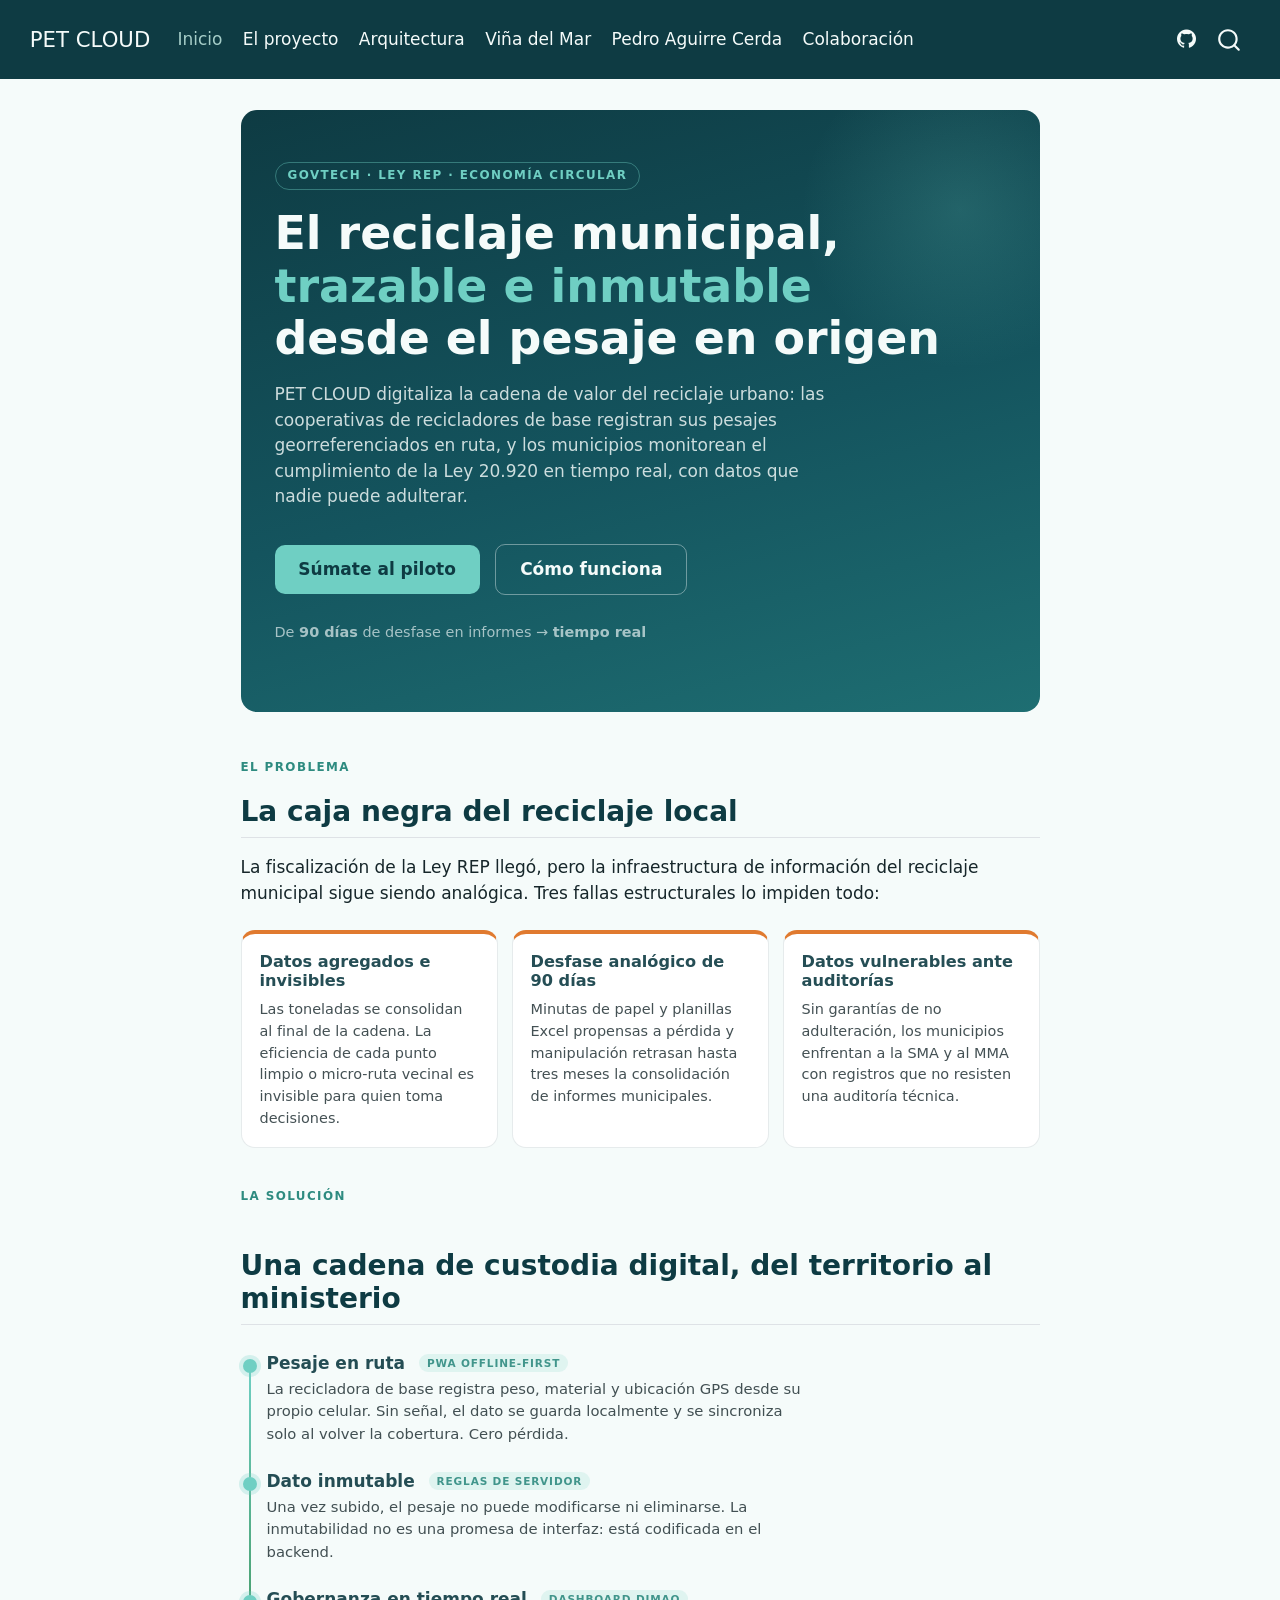
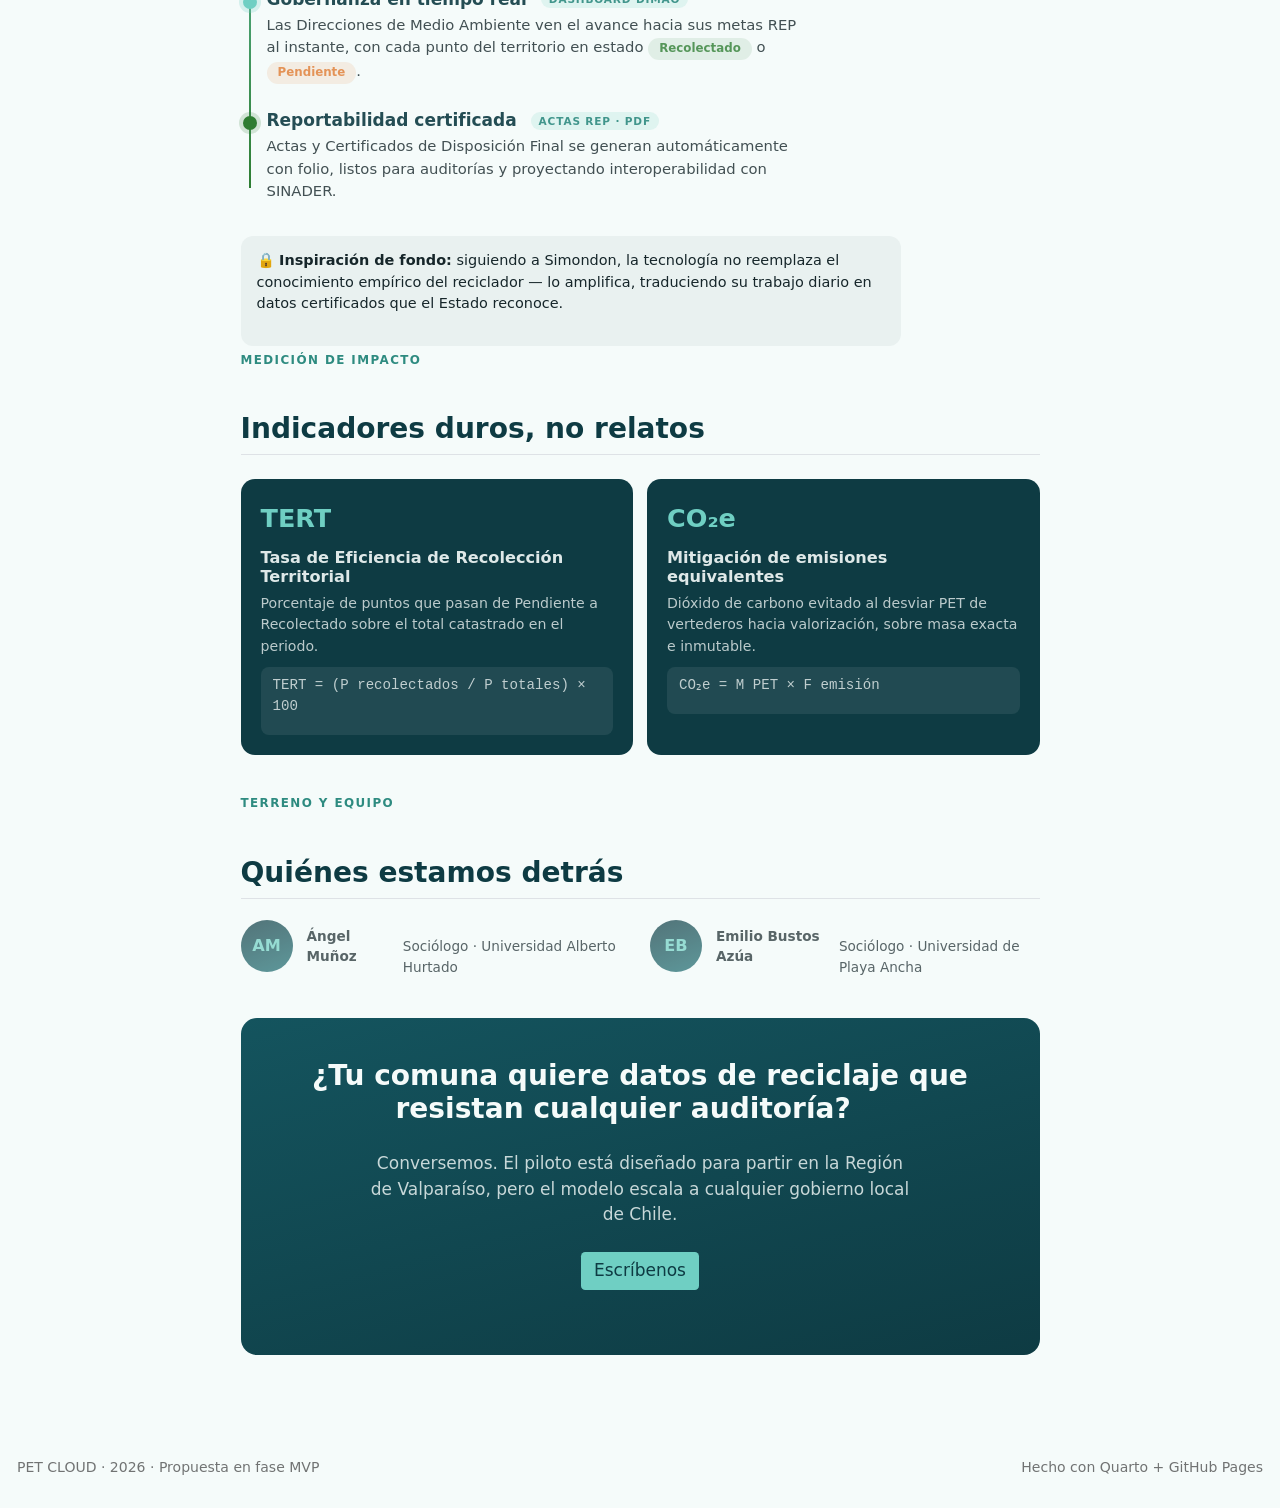
<file: index.html>
<!DOCTYPE html>
<html xmlns="http://www.w3.org/1999/xhtml" lang="es" xml:lang="es"><head>

<meta charset="utf-8">
<meta name="generator" content="quarto-1.5.57">

<meta name="viewport" content="width=device-width, initial-scale=1.0, user-scalable=yes">


<title>PET CLOUD</title>
<style>
code{white-space: pre-wrap;}
span.smallcaps{font-variant: small-caps;}
div.columns{display: flex; gap: min(4vw, 1.5em);}
div.column{flex: auto; overflow-x: auto;}
div.hanging-indent{margin-left: 1.5em; text-indent: -1.5em;}
ul.task-list{list-style: none;}
ul.task-list li input[type="checkbox"] {
  width: 0.8em;
  margin: 0 0.8em 0.2em -1em; /* quarto-specific, see https://github.com/quarto-dev/quarto-cli/issues/4556 */ 
  vertical-align: middle;
}
</style>


<script src="site_libs/quarto-nav/quarto-nav.js"></script>
<script src="site_libs/quarto-nav/headroom.min.js"></script>
<script src="site_libs/clipboard/clipboard.min.js"></script>
<script src="site_libs/quarto-search/autocomplete.umd.js"></script>
<script src="site_libs/quarto-search/fuse.min.js"></script>
<script src="site_libs/quarto-search/quarto-search.js"></script>
<meta name="quarto:offset" content="./">
<script src="site_libs/quarto-html/quarto.js"></script>
<script src="site_libs/quarto-html/popper.min.js"></script>
<script src="site_libs/quarto-html/tippy.umd.min.js"></script>
<script src="site_libs/quarto-html/anchor.min.js"></script>
<link href="site_libs/quarto-html/tippy.css" rel="stylesheet">
<link href="site_libs/quarto-html/quarto-syntax-highlighting.css" rel="stylesheet" id="quarto-text-highlighting-styles">
<script src="site_libs/bootstrap/bootstrap.min.js"></script>
<link href="site_libs/bootstrap/bootstrap-icons.css" rel="stylesheet">
<link href="site_libs/bootstrap/bootstrap.min.css" rel="stylesheet" id="quarto-bootstrap" data-mode="light">
<script id="quarto-search-options" type="application/json">{
  "location": "navbar",
  "copy-button": false,
  "collapse-after": 3,
  "panel-placement": "end",
  "type": "overlay",
  "limit": 50,
  "keyboard-shortcut": [
    "f",
    "/",
    "s"
  ],
  "show-item-context": false,
  "language": {
    "search-no-results-text": "Sin resultados",
    "search-matching-documents-text": "documentos encontrados",
    "search-copy-link-title": "Copiar el enlace en la búsqueda",
    "search-hide-matches-text": "Ocultar resultados adicionales",
    "search-more-match-text": "resultado adicional en este documento",
    "search-more-matches-text": "resultados adicionales en este documento",
    "search-clear-button-title": "Borrar",
    "search-text-placeholder": "",
    "search-detached-cancel-button-title": "Cancelar",
    "search-submit-button-title": "Enviar",
    "search-label": "Buscar"
  }
}</script>


</head>

<body class="nav-fixed fullcontent">

<div id="quarto-search-results"></div>
  <header id="quarto-header" class="headroom fixed-top">
    <nav class="navbar navbar-expand-lg " data-bs-theme="dark">
      <div class="navbar-container container-fluid">
      <div class="navbar-brand-container mx-auto">
    <a class="navbar-brand" href="./index.html">
    <span class="navbar-title">PET CLOUD</span>
    </a>
  </div>
            <div id="quarto-search" class="" title="Buscar"></div>
          <button class="navbar-toggler" type="button" data-bs-toggle="collapse" data-bs-target="#navbarCollapse" aria-controls="navbarCollapse" role="menu" aria-expanded="false" aria-label="Navegación de palanca" onclick="if (window.quartoToggleHeadroom) { window.quartoToggleHeadroom(); }">
  <span class="navbar-toggler-icon"></span>
</button>
          <div class="collapse navbar-collapse" id="navbarCollapse">
            <ul class="navbar-nav navbar-nav-scroll me-auto">
  <li class="nav-item">
    <a class="nav-link active" href="./index.html" aria-current="page"> 
<span class="menu-text">Inicio</span></a>
  </li>  
  <li class="nav-item">
    <a class="nav-link" href="./proyecto.html"> 
<span class="menu-text">El proyecto</span></a>
  </li>  
  <li class="nav-item">
    <a class="nav-link" href="./arquitectura.html"> 
<span class="menu-text">Arquitectura</span></a>
  </li>  
  <li class="nav-item">
    <a class="nav-link" href="./vina.html"> 
<span class="menu-text">Viña del Mar</span></a>
  </li>  
  <li class="nav-item">
    <a class="nav-link" href="./pac.html"> 
<span class="menu-text">Pedro Aguirre Cerda</span></a>
  </li>  
  <li class="nav-item">
    <a class="nav-link" href="./colaboracion.html"> 
<span class="menu-text">Colaboración</span></a>
  </li>  
</ul>
            <ul class="navbar-nav navbar-nav-scroll ms-auto">
  <li class="nav-item compact">
    <a class="nav-link" href="https://github.com/nglmnz/petcloud"> <i class="bi bi-github" role="img">
</i> 
<span class="menu-text"></span></a>
  </li>  
</ul>
          </div> <!-- /navcollapse -->
            <div class="quarto-navbar-tools">
</div>
      </div> <!-- /container-fluid -->
    </nav>
</header>
<!-- content -->
<div id="quarto-content" class="quarto-container page-columns page-rows-contents page-layout-article page-navbar">
<!-- sidebar -->
<!-- margin-sidebar -->
    
<!-- main -->
<main class="content" id="quarto-document-content">




<div class="hero-pet">
<p><span class="eyebrow">GovTech · Ley REP · Economía circular</span></p>
<section id="el-reciclaje-municipal-trazable-e-inmutable-desde-el-pesaje-en-origen" class="level1">
<h1>El reciclaje municipal, <span style="color:#6FCFC3">trazable e inmutable</span> desde el pesaje en origen</h1>
<div class="lead">
<p>PET CLOUD digitaliza la cadena de valor del reciclaje urbano: las cooperativas de recicladores de base registran sus pesajes georreferenciados en ruta, y los municipios monitorean el cumplimiento de la Ley 20.920 en tiempo real, con datos que nadie puede adulterar.</p>
</div>
<p><a href="./colaboracion.html" class="btn btn-aqua">Súmate al piloto</a> <a href="#la-solución" class="btn btn-borde">Cómo funciona</a></p>
<div class="dato">
<p>De <strong>90 días</strong> de desfase en informes → <strong>tiempo real</strong></p>
</div>
</section>
</div>
<p><span class="sec-label">El problema</span></p>
<section id="la-caja-negra-del-reciclaje-local" class="level2">
<h2 class="anchored" data-anchor-id="la-caja-negra-del-reciclaje-local">La caja negra del reciclaje local</h2>
<p>La fiscalización de la Ley REP llegó, pero la infraestructura de información del reciclaje municipal sigue siendo analógica. Tres fallas estructurales lo impiden todo:</p>
<div class="fallas">
<section id="datos-agregados-e-invisibles" class="level3 falla">
<h3 class="anchored" data-anchor-id="datos-agregados-e-invisibles">Datos agregados e invisibles</h3>
<p>Las toneladas se consolidan al final de la cadena. La eficiencia de cada punto limpio o micro-ruta vecinal es invisible para quien toma decisiones.</p>
</section>
<section id="desfase-analógico-de-90-días" class="level3 falla">
<h3 class="anchored" data-anchor-id="desfase-analógico-de-90-días">Desfase analógico de 90 días</h3>
<p>Minutas de papel y planillas Excel propensas a pérdida y manipulación retrasan hasta tres meses la consolidación de informes municipales.</p>
</section>
<section id="datos-vulnerables-ante-auditorías" class="level3 falla">
<h3 class="anchored" data-anchor-id="datos-vulnerables-ante-auditorías">Datos vulnerables ante auditorías</h3>
<p>Sin garantías de no adulteración, los municipios enfrentan a la SMA y al MMA con registros que no resisten una auditoría técnica.</p>
</section>
</div>
<p><span class="sec-label">La solución</span></p>
</section>
<section id="una-cadena-de-custodia-digital-del-territorio-al-ministerio" class="level2">
<h2 class="anchored" data-anchor-id="una-cadena-de-custodia-digital-del-territorio-al-ministerio">Una cadena de custodia digital, del territorio al ministerio</h2>
<div class="cadena">
<section id="pesaje-en-ruta-pwa-offline-first" class="level3 paso">
<h3 class="anchored" data-anchor-id="pesaje-en-ruta-pwa-offline-first">Pesaje en ruta <span class="tag">PWA offline-first</span></h3>
<p>La recicladora de base registra peso, material y ubicación GPS desde su propio celular. Sin señal, el dato se guarda localmente y se sincroniza solo al volver la cobertura. Cero pérdida.</p>
</section>
<section id="dato-inmutable-reglas-de-servidor" class="level3 paso">
<h3 class="anchored" data-anchor-id="dato-inmutable-reglas-de-servidor">Dato inmutable <span class="tag">Reglas de servidor</span></h3>
<p>Una vez subido, el pesaje no puede modificarse ni eliminarse. La inmutabilidad no es una promesa de interfaz: está codificada en el backend.</p>
</section>
<section id="gobernanza-en-tiempo-real-dashboard-dimao" class="level3 paso">
<h3 class="anchored" data-anchor-id="gobernanza-en-tiempo-real-dashboard-dimao">Gobernanza en tiempo real <span class="tag">Dashboard DIMAO</span></h3>
<p>Las Direcciones de Medio Ambiente ven el avance hacia sus metas REP al instante, con cada punto del territorio en estado <span class="estado-ok">Recolectado</span> o <span class="estado-pendiente">Pendiente</span>.</p>
</section>
<section id="reportabilidad-certificada-actas-rep-pdf" class="level3 paso">
<h3 class="anchored" data-anchor-id="reportabilidad-certificada-actas-rep-pdf">Reportabilidad certificada <span class="tag">Actas REP · PDF</span></h3>
<p>Actas y Certificados de Disposición Final se generan automáticamente con folio, listos para auditorías y proyectando interoperabilidad con SINADER.</p>
</section>
</div>
<div class="lock-note">
<p>🔒 <strong>Inspiración de fondo:</strong> siguiendo a Simondon, la tecnología no reemplaza el conocimiento empírico del reciclador — lo amplifica, traduciendo su trabajo diario en datos certificados que el Estado reconoce.</p>
</div>
<p><span class="sec-label">Medición de impacto</span></p>
</section>
<section id="indicadores-duros-no-relatos" class="level2">
<h2 class="anchored" data-anchor-id="indicadores-duros-no-relatos">Indicadores duros, no relatos</h2>
<div class="metricas">
<div class="metrica">
<p><span class="sigla">TERT</span></p>
<section id="tasa-de-eficiencia-de-recolección-territorial" class="level3">
<h3 class="anchored" data-anchor-id="tasa-de-eficiencia-de-recolección-territorial">Tasa de Eficiencia de Recolección Territorial</h3>
<p>Porcentaje de puntos que pasan de Pendiente a Recolectado sobre el total catastrado en el periodo.</p>
<div class="formula">
<p>TERT = (P recolectados / P totales) × 100</p>
</div>
</section>
</div>
<div class="metrica">
<p><span class="sigla">CO₂e</span></p>
<section id="mitigación-de-emisiones-equivalentes" class="level3">
<h3 class="anchored" data-anchor-id="mitigación-de-emisiones-equivalentes">Mitigación de emisiones equivalentes</h3>
<p>Dióxido de carbono evitado al desviar PET de vertederos hacia valorización, sobre masa exacta e inmutable.</p>
<div class="formula">
<p>CO₂e = M PET × F emisión</p>
</div>
</section>
</div>
</div>
<p><span class="sec-label">Terreno y equipo</span></p>
</section>
<section id="quiénes-estamos-detrás" class="level2">
<h2 class="anchored" data-anchor-id="quiénes-estamos-detrás">Quiénes estamos detrás</h2>
<div>

</div>
<div class="quarto-layout-panel" data-layout-ncol="2">
<div class="quarto-layout-row">
<div class="persona quarto-layout-cell" style="flex-basis: 50.0%;justify-content: flex-start;">
<p><span class="avatar">AM</span> <strong>Ángel Muñoz</strong><br>
Sociólogo · Universidad Alberto Hurtado</p>
</div>
<div class="persona quarto-layout-cell" style="flex-basis: 50.0%;justify-content: flex-start;">
<p><span class="avatar">EB</span> <strong>Emilio Bustos Azúa</strong><br>
Sociólogo · Universidad de Playa Ancha</p>
</div>
</div>
</div>
</section>
<section id="tu-comuna-quiere-datos-de-reciclaje-que-resistan-cualquier-auditoría" class="level2 cta-final">
<h2 class="anchored" data-anchor-id="tu-comuna-quiere-datos-de-reciclaje-que-resistan-cualquier-auditoría">¿Tu comuna quiere datos de reciclaje que resistan cualquier auditoría?</h2>
<p>Conversemos. El piloto está diseñado para partir en la Región de Valparaíso, pero el modelo escala a cualquier gobierno local de Chile.</p>
<p><a href="./colaboracion.html" class="btn btn-aqua">Escríbenos</a></p>
</section>



</main> <!-- /main -->
<script id="quarto-html-after-body" type="application/javascript">
window.document.addEventListener("DOMContentLoaded", function (event) {
  const toggleBodyColorMode = (bsSheetEl) => {
    const mode = bsSheetEl.getAttribute("data-mode");
    const bodyEl = window.document.querySelector("body");
    if (mode === "dark") {
      bodyEl.classList.add("quarto-dark");
      bodyEl.classList.remove("quarto-light");
    } else {
      bodyEl.classList.add("quarto-light");
      bodyEl.classList.remove("quarto-dark");
    }
  }
  const toggleBodyColorPrimary = () => {
    const bsSheetEl = window.document.querySelector("link#quarto-bootstrap");
    if (bsSheetEl) {
      toggleBodyColorMode(bsSheetEl);
    }
  }
  toggleBodyColorPrimary();  
  const icon = "";
  const anchorJS = new window.AnchorJS();
  anchorJS.options = {
    placement: 'right',
    icon: icon
  };
  anchorJS.add('.anchored');
  const isCodeAnnotation = (el) => {
    for (const clz of el.classList) {
      if (clz.startsWith('code-annotation-')) {                     
        return true;
      }
    }
    return false;
  }
  const onCopySuccess = function(e) {
    // button target
    const button = e.trigger;
    // don't keep focus
    button.blur();
    // flash "checked"
    button.classList.add('code-copy-button-checked');
    var currentTitle = button.getAttribute("title");
    button.setAttribute("title", "Copiado");
    let tooltip;
    if (window.bootstrap) {
      button.setAttribute("data-bs-toggle", "tooltip");
      button.setAttribute("data-bs-placement", "left");
      button.setAttribute("data-bs-title", "Copiado");
      tooltip = new bootstrap.Tooltip(button, 
        { trigger: "manual", 
          customClass: "code-copy-button-tooltip",
          offset: [0, -8]});
      tooltip.show();    
    }
    setTimeout(function() {
      if (tooltip) {
        tooltip.hide();
        button.removeAttribute("data-bs-title");
        button.removeAttribute("data-bs-toggle");
        button.removeAttribute("data-bs-placement");
      }
      button.setAttribute("title", currentTitle);
      button.classList.remove('code-copy-button-checked');
    }, 1000);
    // clear code selection
    e.clearSelection();
  }
  const getTextToCopy = function(trigger) {
      const codeEl = trigger.previousElementSibling.cloneNode(true);
      for (const childEl of codeEl.children) {
        if (isCodeAnnotation(childEl)) {
          childEl.remove();
        }
      }
      return codeEl.innerText;
  }
  const clipboard = new window.ClipboardJS('.code-copy-button:not([data-in-quarto-modal])', {
    text: getTextToCopy
  });
  clipboard.on('success', onCopySuccess);
  if (window.document.getElementById('quarto-embedded-source-code-modal')) {
    // For code content inside modals, clipBoardJS needs to be initialized with a container option
    // TODO: Check when it could be a function (https://github.com/zenorocha/clipboard.js/issues/860)
    const clipboardModal = new window.ClipboardJS('.code-copy-button[data-in-quarto-modal]', {
      text: getTextToCopy,
      container: window.document.getElementById('quarto-embedded-source-code-modal')
    });
    clipboardModal.on('success', onCopySuccess);
  }
    var localhostRegex = new RegExp(/^(?:http|https):\/\/localhost\:?[0-9]*\//);
    var mailtoRegex = new RegExp(/^mailto:/);
      var filterRegex = new RegExp("https:\/\/nglmnz\.github\.io\/petcloud");
    var isInternal = (href) => {
        return filterRegex.test(href) || localhostRegex.test(href) || mailtoRegex.test(href);
    }
    // Inspect non-navigation links and adorn them if external
 	var links = window.document.querySelectorAll('a[href]:not(.nav-link):not(.navbar-brand):not(.toc-action):not(.sidebar-link):not(.sidebar-item-toggle):not(.pagination-link):not(.no-external):not([aria-hidden]):not(.dropdown-item):not(.quarto-navigation-tool):not(.about-link)');
    for (var i=0; i<links.length; i++) {
      const link = links[i];
      if (!isInternal(link.href)) {
        // undo the damage that might have been done by quarto-nav.js in the case of
        // links that we want to consider external
        if (link.dataset.originalHref !== undefined) {
          link.href = link.dataset.originalHref;
        }
      }
    }
  function tippyHover(el, contentFn, onTriggerFn, onUntriggerFn) {
    const config = {
      allowHTML: true,
      maxWidth: 500,
      delay: 100,
      arrow: false,
      appendTo: function(el) {
          return el.parentElement;
      },
      interactive: true,
      interactiveBorder: 10,
      theme: 'quarto',
      placement: 'bottom-start',
    };
    if (contentFn) {
      config.content = contentFn;
    }
    if (onTriggerFn) {
      config.onTrigger = onTriggerFn;
    }
    if (onUntriggerFn) {
      config.onUntrigger = onUntriggerFn;
    }
    window.tippy(el, config); 
  }
  const noterefs = window.document.querySelectorAll('a[role="doc-noteref"]');
  for (var i=0; i<noterefs.length; i++) {
    const ref = noterefs[i];
    tippyHover(ref, function() {
      // use id or data attribute instead here
      let href = ref.getAttribute('data-footnote-href') || ref.getAttribute('href');
      try { href = new URL(href).hash; } catch {}
      const id = href.replace(/^#\/?/, "");
      const note = window.document.getElementById(id);
      if (note) {
        return note.innerHTML;
      } else {
        return "";
      }
    });
  }
  const xrefs = window.document.querySelectorAll('a.quarto-xref');
  const processXRef = (id, note) => {
    // Strip column container classes
    const stripColumnClz = (el) => {
      el.classList.remove("page-full", "page-columns");
      if (el.children) {
        for (const child of el.children) {
          stripColumnClz(child);
        }
      }
    }
    stripColumnClz(note)
    if (id === null || id.startsWith('sec-')) {
      // Special case sections, only their first couple elements
      const container = document.createElement("div");
      if (note.children && note.children.length > 2) {
        container.appendChild(note.children[0].cloneNode(true));
        for (let i = 1; i < note.children.length; i++) {
          const child = note.children[i];
          if (child.tagName === "P" && child.innerText === "") {
            continue;
          } else {
            container.appendChild(child.cloneNode(true));
            break;
          }
        }
        if (window.Quarto?.typesetMath) {
          window.Quarto.typesetMath(container);
        }
        return container.innerHTML
      } else {
        if (window.Quarto?.typesetMath) {
          window.Quarto.typesetMath(note);
        }
        return note.innerHTML;
      }
    } else {
      // Remove any anchor links if they are present
      const anchorLink = note.querySelector('a.anchorjs-link');
      if (anchorLink) {
        anchorLink.remove();
      }
      if (window.Quarto?.typesetMath) {
        window.Quarto.typesetMath(note);
      }
      // TODO in 1.5, we should make sure this works without a callout special case
      if (note.classList.contains("callout")) {
        return note.outerHTML;
      } else {
        return note.innerHTML;
      }
    }
  }
  for (var i=0; i<xrefs.length; i++) {
    const xref = xrefs[i];
    tippyHover(xref, undefined, function(instance) {
      instance.disable();
      let url = xref.getAttribute('href');
      let hash = undefined; 
      if (url.startsWith('#')) {
        hash = url;
      } else {
        try { hash = new URL(url).hash; } catch {}
      }
      if (hash) {
        const id = hash.replace(/^#\/?/, "");
        const note = window.document.getElementById(id);
        if (note !== null) {
          try {
            const html = processXRef(id, note.cloneNode(true));
            instance.setContent(html);
          } finally {
            instance.enable();
            instance.show();
          }
        } else {
          // See if we can fetch this
          fetch(url.split('#')[0])
          .then(res => res.text())
          .then(html => {
            const parser = new DOMParser();
            const htmlDoc = parser.parseFromString(html, "text/html");
            const note = htmlDoc.getElementById(id);
            if (note !== null) {
              const html = processXRef(id, note);
              instance.setContent(html);
            } 
          }).finally(() => {
            instance.enable();
            instance.show();
          });
        }
      } else {
        // See if we can fetch a full url (with no hash to target)
        // This is a special case and we should probably do some content thinning / targeting
        fetch(url)
        .then(res => res.text())
        .then(html => {
          const parser = new DOMParser();
          const htmlDoc = parser.parseFromString(html, "text/html");
          const note = htmlDoc.querySelector('main.content');
          if (note !== null) {
            // This should only happen for chapter cross references
            // (since there is no id in the URL)
            // remove the first header
            if (note.children.length > 0 && note.children[0].tagName === "HEADER") {
              note.children[0].remove();
            }
            const html = processXRef(null, note);
            instance.setContent(html);
          } 
        }).finally(() => {
          instance.enable();
          instance.show();
        });
      }
    }, function(instance) {
    });
  }
      let selectedAnnoteEl;
      const selectorForAnnotation = ( cell, annotation) => {
        let cellAttr = 'data-code-cell="' + cell + '"';
        let lineAttr = 'data-code-annotation="' +  annotation + '"';
        const selector = 'span[' + cellAttr + '][' + lineAttr + ']';
        return selector;
      }
      const selectCodeLines = (annoteEl) => {
        const doc = window.document;
        const targetCell = annoteEl.getAttribute("data-target-cell");
        const targetAnnotation = annoteEl.getAttribute("data-target-annotation");
        const annoteSpan = window.document.querySelector(selectorForAnnotation(targetCell, targetAnnotation));
        const lines = annoteSpan.getAttribute("data-code-lines").split(",");
        const lineIds = lines.map((line) => {
          return targetCell + "-" + line;
        })
        let top = null;
        let height = null;
        let parent = null;
        if (lineIds.length > 0) {
            //compute the position of the single el (top and bottom and make a div)
            const el = window.document.getElementById(lineIds[0]);
            top = el.offsetTop;
            height = el.offsetHeight;
            parent = el.parentElement.parentElement;
          if (lineIds.length > 1) {
            const lastEl = window.document.getElementById(lineIds[lineIds.length - 1]);
            const bottom = lastEl.offsetTop + lastEl.offsetHeight;
            height = bottom - top;
          }
          if (top !== null && height !== null && parent !== null) {
            // cook up a div (if necessary) and position it 
            let div = window.document.getElementById("code-annotation-line-highlight");
            if (div === null) {
              div = window.document.createElement("div");
              div.setAttribute("id", "code-annotation-line-highlight");
              div.style.position = 'absolute';
              parent.appendChild(div);
            }
            div.style.top = top - 2 + "px";
            div.style.height = height + 4 + "px";
            div.style.left = 0;
            let gutterDiv = window.document.getElementById("code-annotation-line-highlight-gutter");
            if (gutterDiv === null) {
              gutterDiv = window.document.createElement("div");
              gutterDiv.setAttribute("id", "code-annotation-line-highlight-gutter");
              gutterDiv.style.position = 'absolute';
              const codeCell = window.document.getElementById(targetCell);
              const gutter = codeCell.querySelector('.code-annotation-gutter');
              gutter.appendChild(gutterDiv);
            }
            gutterDiv.style.top = top - 2 + "px";
            gutterDiv.style.height = height + 4 + "px";
          }
          selectedAnnoteEl = annoteEl;
        }
      };
      const unselectCodeLines = () => {
        const elementsIds = ["code-annotation-line-highlight", "code-annotation-line-highlight-gutter"];
        elementsIds.forEach((elId) => {
          const div = window.document.getElementById(elId);
          if (div) {
            div.remove();
          }
        });
        selectedAnnoteEl = undefined;
      };
        // Handle positioning of the toggle
    window.addEventListener(
      "resize",
      throttle(() => {
        elRect = undefined;
        if (selectedAnnoteEl) {
          selectCodeLines(selectedAnnoteEl);
        }
      }, 10)
    );
    function throttle(fn, ms) {
    let throttle = false;
    let timer;
      return (...args) => {
        if(!throttle) { // first call gets through
            fn.apply(this, args);
            throttle = true;
        } else { // all the others get throttled
            if(timer) clearTimeout(timer); // cancel #2
            timer = setTimeout(() => {
              fn.apply(this, args);
              timer = throttle = false;
            }, ms);
        }
      };
    }
      // Attach click handler to the DT
      const annoteDls = window.document.querySelectorAll('dt[data-target-cell]');
      for (const annoteDlNode of annoteDls) {
        annoteDlNode.addEventListener('click', (event) => {
          const clickedEl = event.target;
          if (clickedEl !== selectedAnnoteEl) {
            unselectCodeLines();
            const activeEl = window.document.querySelector('dt[data-target-cell].code-annotation-active');
            if (activeEl) {
              activeEl.classList.remove('code-annotation-active');
            }
            selectCodeLines(clickedEl);
            clickedEl.classList.add('code-annotation-active');
          } else {
            // Unselect the line
            unselectCodeLines();
            clickedEl.classList.remove('code-annotation-active');
          }
        });
      }
  const findCites = (el) => {
    const parentEl = el.parentElement;
    if (parentEl) {
      const cites = parentEl.dataset.cites;
      if (cites) {
        return {
          el,
          cites: cites.split(' ')
        };
      } else {
        return findCites(el.parentElement)
      }
    } else {
      return undefined;
    }
  };
  var bibliorefs = window.document.querySelectorAll('a[role="doc-biblioref"]');
  for (var i=0; i<bibliorefs.length; i++) {
    const ref = bibliorefs[i];
    const citeInfo = findCites(ref);
    if (citeInfo) {
      tippyHover(citeInfo.el, function() {
        var popup = window.document.createElement('div');
        citeInfo.cites.forEach(function(cite) {
          var citeDiv = window.document.createElement('div');
          citeDiv.classList.add('hanging-indent');
          citeDiv.classList.add('csl-entry');
          var biblioDiv = window.document.getElementById('ref-' + cite);
          if (biblioDiv) {
            citeDiv.innerHTML = biblioDiv.innerHTML;
          }
          popup.appendChild(citeDiv);
        });
        return popup.innerHTML;
      });
    }
  }
});
</script>
</div> <!-- /content -->
<footer class="footer">
  <div class="nav-footer">
    <div class="nav-footer-left">
<p>PET CLOUD · 2026 · Propuesta en fase MVP</p>
</div>   
    <div class="nav-footer-center">
      &nbsp;
    </div>
    <div class="nav-footer-right">
<p>Hecho con Quarto + GitHub Pages</p>
</div>
  </div>
</footer>




</body></html>
</file>
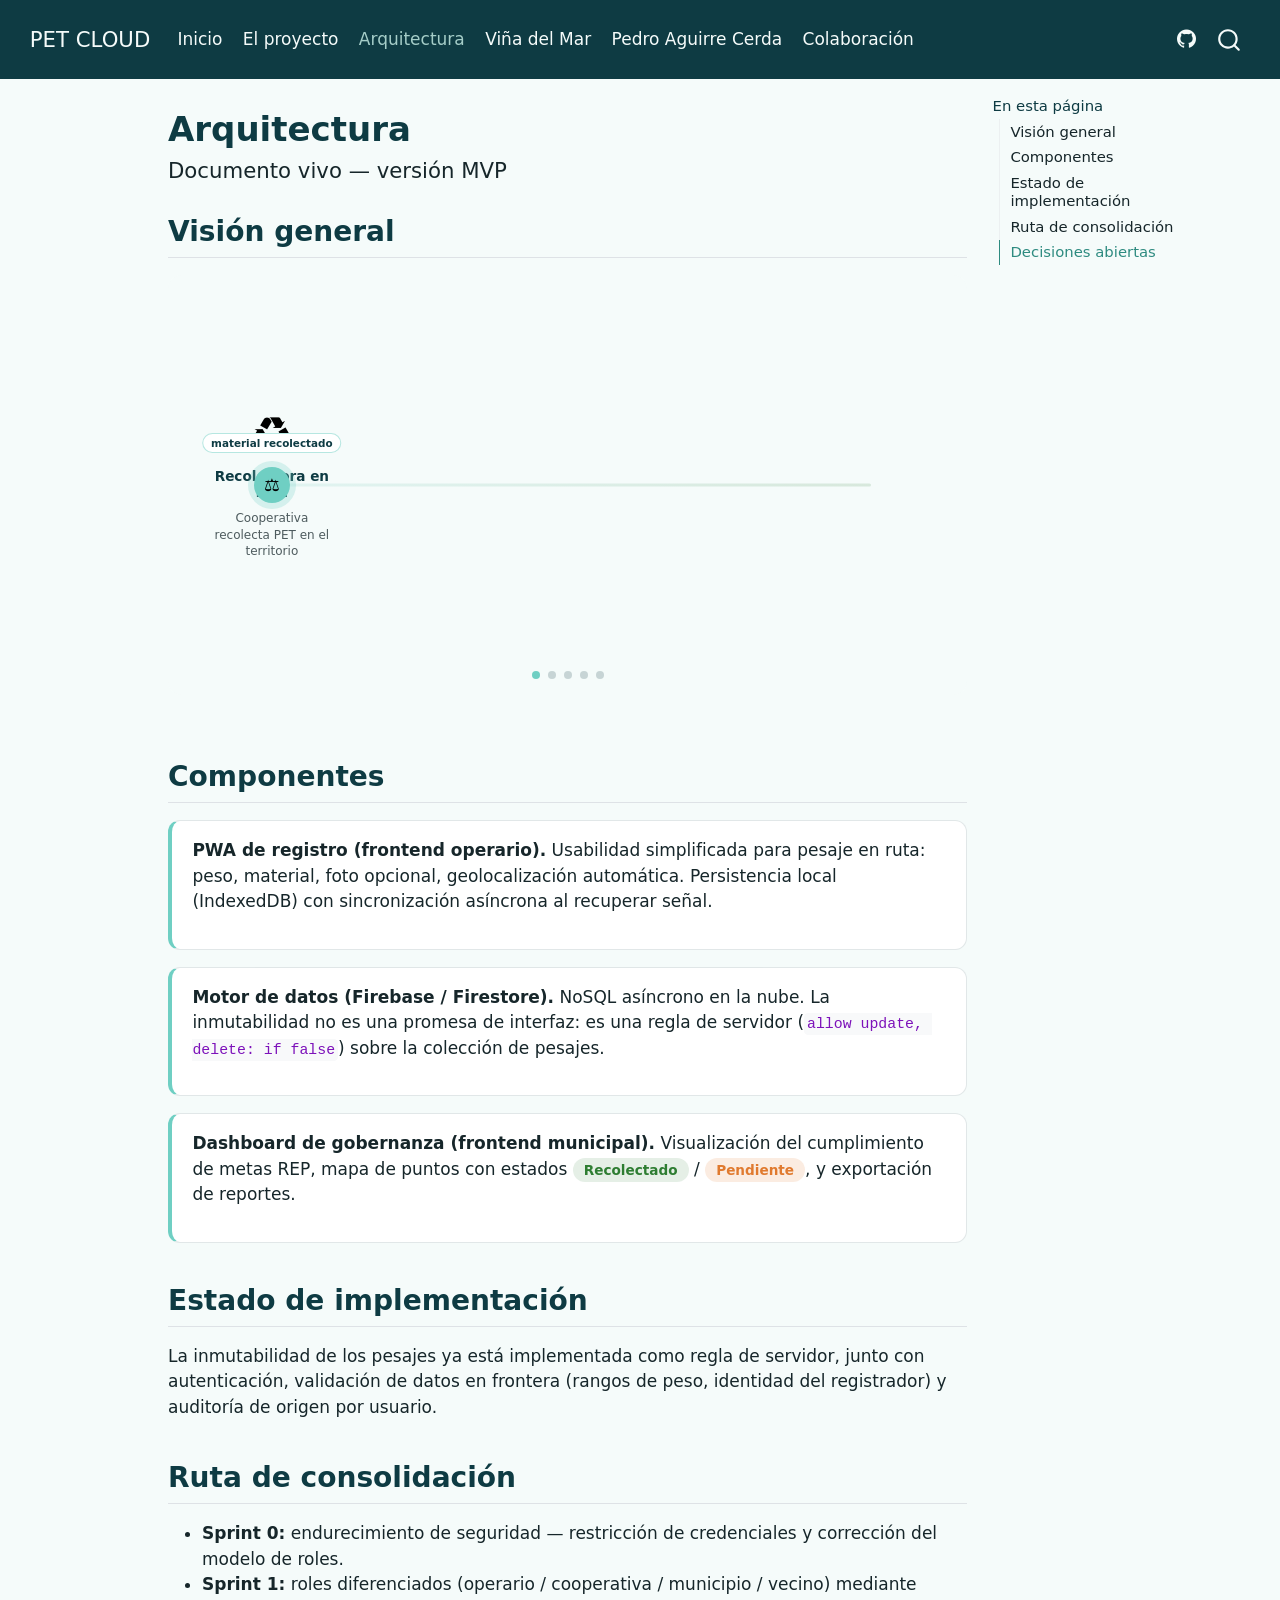
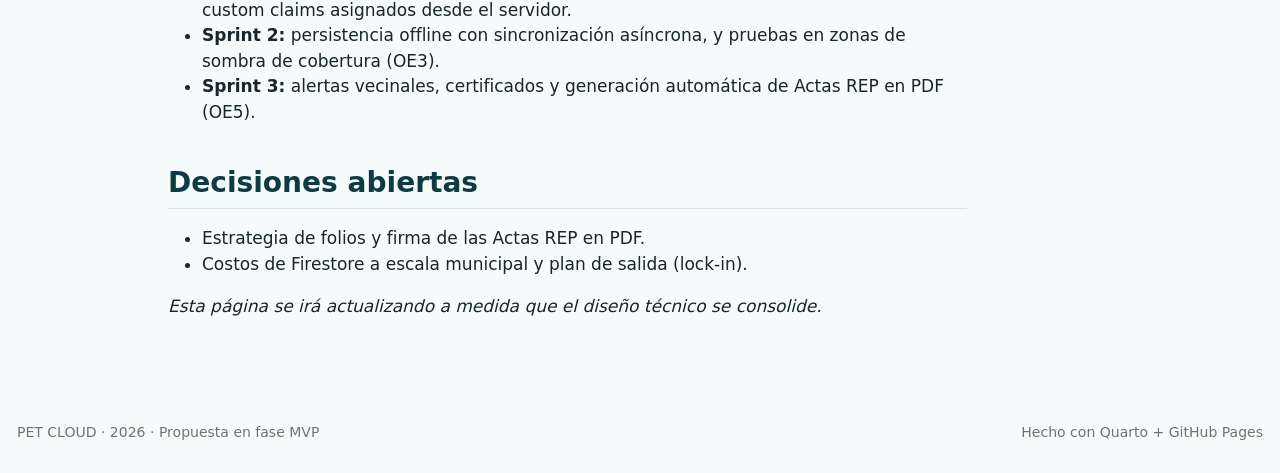
<file: arquitectura.html>
<!DOCTYPE html>
<html xmlns="http://www.w3.org/1999/xhtml" lang="es" xml:lang="es"><head>

<meta charset="utf-8">
<meta name="generator" content="quarto-1.5.57">

<meta name="viewport" content="width=device-width, initial-scale=1.0, user-scalable=yes">


<title>Arquitectura – PET CLOUD</title>
<style>
code{white-space: pre-wrap;}
span.smallcaps{font-variant: small-caps;}
div.columns{display: flex; gap: min(4vw, 1.5em);}
div.column{flex: auto; overflow-x: auto;}
div.hanging-indent{margin-left: 1.5em; text-indent: -1.5em;}
ul.task-list{list-style: none;}
ul.task-list li input[type="checkbox"] {
  width: 0.8em;
  margin: 0 0.8em 0.2em -1em; /* quarto-specific, see https://github.com/quarto-dev/quarto-cli/issues/4556 */ 
  vertical-align: middle;
}
</style>


<script src="site_libs/quarto-nav/quarto-nav.js"></script>
<script src="site_libs/quarto-nav/headroom.min.js"></script>
<script src="site_libs/clipboard/clipboard.min.js"></script>
<script src="site_libs/quarto-search/autocomplete.umd.js"></script>
<script src="site_libs/quarto-search/fuse.min.js"></script>
<script src="site_libs/quarto-search/quarto-search.js"></script>
<meta name="quarto:offset" content="./">
<script src="site_libs/quarto-html/quarto.js"></script>
<script src="site_libs/quarto-html/popper.min.js"></script>
<script src="site_libs/quarto-html/tippy.umd.min.js"></script>
<script src="site_libs/quarto-html/anchor.min.js"></script>
<link href="site_libs/quarto-html/tippy.css" rel="stylesheet">
<link href="site_libs/quarto-html/quarto-syntax-highlighting.css" rel="stylesheet" id="quarto-text-highlighting-styles">
<script src="site_libs/bootstrap/bootstrap.min.js"></script>
<link href="site_libs/bootstrap/bootstrap-icons.css" rel="stylesheet">
<link href="site_libs/bootstrap/bootstrap.min.css" rel="stylesheet" id="quarto-bootstrap" data-mode="light">
<script id="quarto-search-options" type="application/json">{
  "location": "navbar",
  "copy-button": false,
  "collapse-after": 3,
  "panel-placement": "end",
  "type": "overlay",
  "limit": 50,
  "keyboard-shortcut": [
    "f",
    "/",
    "s"
  ],
  "show-item-context": false,
  "language": {
    "search-no-results-text": "Sin resultados",
    "search-matching-documents-text": "documentos encontrados",
    "search-copy-link-title": "Copiar el enlace en la búsqueda",
    "search-hide-matches-text": "Ocultar resultados adicionales",
    "search-more-match-text": "resultado adicional en este documento",
    "search-more-matches-text": "resultados adicionales en este documento",
    "search-clear-button-title": "Borrar",
    "search-text-placeholder": "",
    "search-detached-cancel-button-title": "Cancelar",
    "search-submit-button-title": "Enviar",
    "search-label": "Buscar"
  }
}</script>


</head>

<body class="nav-fixed">

<div id="quarto-search-results"></div>
  <header id="quarto-header" class="headroom fixed-top">
    <nav class="navbar navbar-expand-lg " data-bs-theme="dark">
      <div class="navbar-container container-fluid">
      <div class="navbar-brand-container mx-auto">
    <a class="navbar-brand" href="./index.html">
    <span class="navbar-title">PET CLOUD</span>
    </a>
  </div>
            <div id="quarto-search" class="" title="Buscar"></div>
          <button class="navbar-toggler" type="button" data-bs-toggle="collapse" data-bs-target="#navbarCollapse" aria-controls="navbarCollapse" role="menu" aria-expanded="false" aria-label="Navegación de palanca" onclick="if (window.quartoToggleHeadroom) { window.quartoToggleHeadroom(); }">
  <span class="navbar-toggler-icon"></span>
</button>
          <div class="collapse navbar-collapse" id="navbarCollapse">
            <ul class="navbar-nav navbar-nav-scroll me-auto">
  <li class="nav-item">
    <a class="nav-link" href="./index.html"> 
<span class="menu-text">Inicio</span></a>
  </li>  
  <li class="nav-item">
    <a class="nav-link" href="./proyecto.html"> 
<span class="menu-text">El proyecto</span></a>
  </li>  
  <li class="nav-item">
    <a class="nav-link active" href="./arquitectura.html" aria-current="page"> 
<span class="menu-text">Arquitectura</span></a>
  </li>  
  <li class="nav-item">
    <a class="nav-link" href="./vina.html"> 
<span class="menu-text">Viña del Mar</span></a>
  </li>  
  <li class="nav-item">
    <a class="nav-link" href="./pac.html"> 
<span class="menu-text">Pedro Aguirre Cerda</span></a>
  </li>  
  <li class="nav-item">
    <a class="nav-link" href="./colaboracion.html"> 
<span class="menu-text">Colaboración</span></a>
  </li>  
</ul>
            <ul class="navbar-nav navbar-nav-scroll ms-auto">
  <li class="nav-item compact">
    <a class="nav-link" href="https://github.com/nglmnz/petcloud"> <i class="bi bi-github" role="img">
</i> 
<span class="menu-text"></span></a>
  </li>  
</ul>
          </div> <!-- /navcollapse -->
            <div class="quarto-navbar-tools">
</div>
      </div> <!-- /container-fluid -->
    </nav>
</header>
<!-- content -->
<div id="quarto-content" class="quarto-container page-columns page-rows-contents page-layout-article page-navbar">
<!-- sidebar -->
<!-- margin-sidebar -->
    <div id="quarto-margin-sidebar" class="sidebar margin-sidebar">
        <nav id="TOC" role="doc-toc" class="toc-active">
    <h2 id="toc-title">En esta página</h2>
   
  <ul>
  <li><a href="#visión-general" id="toc-visión-general" class="nav-link active" data-scroll-target="#visión-general">Visión general</a></li>
  <li><a href="#componentes" id="toc-componentes" class="nav-link" data-scroll-target="#componentes">Componentes</a></li>
  <li><a href="#estado-de-implementación" id="toc-estado-de-implementación" class="nav-link" data-scroll-target="#estado-de-implementación">Estado de implementación</a></li>
  <li><a href="#ruta-de-consolidación" id="toc-ruta-de-consolidación" class="nav-link" data-scroll-target="#ruta-de-consolidación">Ruta de consolidación</a></li>
  <li><a href="#decisiones-abiertas" id="toc-decisiones-abiertas" class="nav-link" data-scroll-target="#decisiones-abiertas">Decisiones abiertas</a></li>
  </ul>
</nav>
    </div>
<!-- main -->
<main class="content" id="quarto-document-content">

<header id="title-block-header" class="quarto-title-block default">
<div class="quarto-title">
<h1 class="title">Arquitectura</h1>
<p class="subtitle lead">Documento vivo — versión MVP</p>
</div>



<div class="quarto-title-meta">

    
  
    
  </div>
  


</header>


<section id="visión-general" class="level2">
<h2 class="anchored" data-anchor-id="visión-general">Visión general</h2>
<iframe src="flujo.html" width="100%" height="420" style="border:none;border-radius:14px;"></iframe>
</section>
<section id="componentes" class="level2">
<h2 class="anchored" data-anchor-id="componentes">Componentes</h2>
<div class="bloque">
<p><strong>PWA de registro (frontend operario).</strong> Usabilidad simplificada para pesaje en ruta: peso, material, foto opcional, geolocalización automática. Persistencia local (IndexedDB) con sincronización asíncrona al recuperar señal.</p>
</div>
<div class="bloque">
<p><strong>Motor de datos (Firebase / Firestore).</strong> NoSQL asíncrono en la nube. La inmutabilidad no es una promesa de interfaz: es una regla de servidor (<code>allow update, delete: if false</code>) sobre la colección de pesajes.</p>
</div>
<div class="bloque">
<p><strong>Dashboard de gobernanza (frontend municipal).</strong> Visualización del cumplimiento de metas REP, mapa de puntos con estados <span class="estado-ok">Recolectado</span> / <span class="estado-pendiente">Pendiente</span>, y exportación de reportes.</p>
</div>
</section>
<section id="estado-de-implementación" class="level2">
<h2 class="anchored" data-anchor-id="estado-de-implementación">Estado de implementación</h2>
<p>La inmutabilidad de los pesajes ya está implementada como regla de servidor, junto con autenticación, validación de datos en frontera (rangos de peso, identidad del registrador) y auditoría de origen por usuario.</p>
</section>
<section id="ruta-de-consolidación" class="level2">
<h2 class="anchored" data-anchor-id="ruta-de-consolidación">Ruta de consolidación</h2>
<ul>
<li><strong>Sprint 0:</strong> endurecimiento de seguridad — restricción de credenciales y corrección del modelo de roles.</li>
<li><strong>Sprint 1:</strong> roles diferenciados (operario / cooperativa / municipio / vecino) mediante custom claims asignados desde el servidor.</li>
<li><strong>Sprint 2:</strong> persistencia offline con sincronización asíncrona, y pruebas en zonas de sombra de cobertura (OE3).</li>
<li><strong>Sprint 3:</strong> alertas vecinales, certificados y generación automática de Actas REP en PDF (OE5).</li>
</ul>
</section>
<section id="decisiones-abiertas" class="level2">
<h2 class="anchored" data-anchor-id="decisiones-abiertas">Decisiones abiertas</h2>
<ul>
<li>Estrategia de folios y firma de las Actas REP en PDF.</li>
<li>Costos de Firestore a escala municipal y plan de salida (lock-in).</li>
</ul>
<p><em>Esta página se irá actualizando a medida que el diseño técnico se consolide.</em></p>


</section>

</main> <!-- /main -->
<script id="quarto-html-after-body" type="application/javascript">
window.document.addEventListener("DOMContentLoaded", function (event) {
  const toggleBodyColorMode = (bsSheetEl) => {
    const mode = bsSheetEl.getAttribute("data-mode");
    const bodyEl = window.document.querySelector("body");
    if (mode === "dark") {
      bodyEl.classList.add("quarto-dark");
      bodyEl.classList.remove("quarto-light");
    } else {
      bodyEl.classList.add("quarto-light");
      bodyEl.classList.remove("quarto-dark");
    }
  }
  const toggleBodyColorPrimary = () => {
    const bsSheetEl = window.document.querySelector("link#quarto-bootstrap");
    if (bsSheetEl) {
      toggleBodyColorMode(bsSheetEl);
    }
  }
  toggleBodyColorPrimary();  
  const icon = "";
  const anchorJS = new window.AnchorJS();
  anchorJS.options = {
    placement: 'right',
    icon: icon
  };
  anchorJS.add('.anchored');
  const isCodeAnnotation = (el) => {
    for (const clz of el.classList) {
      if (clz.startsWith('code-annotation-')) {                     
        return true;
      }
    }
    return false;
  }
  const onCopySuccess = function(e) {
    // button target
    const button = e.trigger;
    // don't keep focus
    button.blur();
    // flash "checked"
    button.classList.add('code-copy-button-checked');
    var currentTitle = button.getAttribute("title");
    button.setAttribute("title", "Copiado");
    let tooltip;
    if (window.bootstrap) {
      button.setAttribute("data-bs-toggle", "tooltip");
      button.setAttribute("data-bs-placement", "left");
      button.setAttribute("data-bs-title", "Copiado");
      tooltip = new bootstrap.Tooltip(button, 
        { trigger: "manual", 
          customClass: "code-copy-button-tooltip",
          offset: [0, -8]});
      tooltip.show();    
    }
    setTimeout(function() {
      if (tooltip) {
        tooltip.hide();
        button.removeAttribute("data-bs-title");
        button.removeAttribute("data-bs-toggle");
        button.removeAttribute("data-bs-placement");
      }
      button.setAttribute("title", currentTitle);
      button.classList.remove('code-copy-button-checked');
    }, 1000);
    // clear code selection
    e.clearSelection();
  }
  const getTextToCopy = function(trigger) {
      const codeEl = trigger.previousElementSibling.cloneNode(true);
      for (const childEl of codeEl.children) {
        if (isCodeAnnotation(childEl)) {
          childEl.remove();
        }
      }
      return codeEl.innerText;
  }
  const clipboard = new window.ClipboardJS('.code-copy-button:not([data-in-quarto-modal])', {
    text: getTextToCopy
  });
  clipboard.on('success', onCopySuccess);
  if (window.document.getElementById('quarto-embedded-source-code-modal')) {
    // For code content inside modals, clipBoardJS needs to be initialized with a container option
    // TODO: Check when it could be a function (https://github.com/zenorocha/clipboard.js/issues/860)
    const clipboardModal = new window.ClipboardJS('.code-copy-button[data-in-quarto-modal]', {
      text: getTextToCopy,
      container: window.document.getElementById('quarto-embedded-source-code-modal')
    });
    clipboardModal.on('success', onCopySuccess);
  }
    var localhostRegex = new RegExp(/^(?:http|https):\/\/localhost\:?[0-9]*\//);
    var mailtoRegex = new RegExp(/^mailto:/);
      var filterRegex = new RegExp("https:\/\/nglmnz\.github\.io\/petcloud");
    var isInternal = (href) => {
        return filterRegex.test(href) || localhostRegex.test(href) || mailtoRegex.test(href);
    }
    // Inspect non-navigation links and adorn them if external
 	var links = window.document.querySelectorAll('a[href]:not(.nav-link):not(.navbar-brand):not(.toc-action):not(.sidebar-link):not(.sidebar-item-toggle):not(.pagination-link):not(.no-external):not([aria-hidden]):not(.dropdown-item):not(.quarto-navigation-tool):not(.about-link)');
    for (var i=0; i<links.length; i++) {
      const link = links[i];
      if (!isInternal(link.href)) {
        // undo the damage that might have been done by quarto-nav.js in the case of
        // links that we want to consider external
        if (link.dataset.originalHref !== undefined) {
          link.href = link.dataset.originalHref;
        }
      }
    }
  function tippyHover(el, contentFn, onTriggerFn, onUntriggerFn) {
    const config = {
      allowHTML: true,
      maxWidth: 500,
      delay: 100,
      arrow: false,
      appendTo: function(el) {
          return el.parentElement;
      },
      interactive: true,
      interactiveBorder: 10,
      theme: 'quarto',
      placement: 'bottom-start',
    };
    if (contentFn) {
      config.content = contentFn;
    }
    if (onTriggerFn) {
      config.onTrigger = onTriggerFn;
    }
    if (onUntriggerFn) {
      config.onUntrigger = onUntriggerFn;
    }
    window.tippy(el, config); 
  }
  const noterefs = window.document.querySelectorAll('a[role="doc-noteref"]');
  for (var i=0; i<noterefs.length; i++) {
    const ref = noterefs[i];
    tippyHover(ref, function() {
      // use id or data attribute instead here
      let href = ref.getAttribute('data-footnote-href') || ref.getAttribute('href');
      try { href = new URL(href).hash; } catch {}
      const id = href.replace(/^#\/?/, "");
      const note = window.document.getElementById(id);
      if (note) {
        return note.innerHTML;
      } else {
        return "";
      }
    });
  }
  const xrefs = window.document.querySelectorAll('a.quarto-xref');
  const processXRef = (id, note) => {
    // Strip column container classes
    const stripColumnClz = (el) => {
      el.classList.remove("page-full", "page-columns");
      if (el.children) {
        for (const child of el.children) {
          stripColumnClz(child);
        }
      }
    }
    stripColumnClz(note)
    if (id === null || id.startsWith('sec-')) {
      // Special case sections, only their first couple elements
      const container = document.createElement("div");
      if (note.children && note.children.length > 2) {
        container.appendChild(note.children[0].cloneNode(true));
        for (let i = 1; i < note.children.length; i++) {
          const child = note.children[i];
          if (child.tagName === "P" && child.innerText === "") {
            continue;
          } else {
            container.appendChild(child.cloneNode(true));
            break;
          }
        }
        if (window.Quarto?.typesetMath) {
          window.Quarto.typesetMath(container);
        }
        return container.innerHTML
      } else {
        if (window.Quarto?.typesetMath) {
          window.Quarto.typesetMath(note);
        }
        return note.innerHTML;
      }
    } else {
      // Remove any anchor links if they are present
      const anchorLink = note.querySelector('a.anchorjs-link');
      if (anchorLink) {
        anchorLink.remove();
      }
      if (window.Quarto?.typesetMath) {
        window.Quarto.typesetMath(note);
      }
      // TODO in 1.5, we should make sure this works without a callout special case
      if (note.classList.contains("callout")) {
        return note.outerHTML;
      } else {
        return note.innerHTML;
      }
    }
  }
  for (var i=0; i<xrefs.length; i++) {
    const xref = xrefs[i];
    tippyHover(xref, undefined, function(instance) {
      instance.disable();
      let url = xref.getAttribute('href');
      let hash = undefined; 
      if (url.startsWith('#')) {
        hash = url;
      } else {
        try { hash = new URL(url).hash; } catch {}
      }
      if (hash) {
        const id = hash.replace(/^#\/?/, "");
        const note = window.document.getElementById(id);
        if (note !== null) {
          try {
            const html = processXRef(id, note.cloneNode(true));
            instance.setContent(html);
          } finally {
            instance.enable();
            instance.show();
          }
        } else {
          // See if we can fetch this
          fetch(url.split('#')[0])
          .then(res => res.text())
          .then(html => {
            const parser = new DOMParser();
            const htmlDoc = parser.parseFromString(html, "text/html");
            const note = htmlDoc.getElementById(id);
            if (note !== null) {
              const html = processXRef(id, note);
              instance.setContent(html);
            } 
          }).finally(() => {
            instance.enable();
            instance.show();
          });
        }
      } else {
        // See if we can fetch a full url (with no hash to target)
        // This is a special case and we should probably do some content thinning / targeting
        fetch(url)
        .then(res => res.text())
        .then(html => {
          const parser = new DOMParser();
          const htmlDoc = parser.parseFromString(html, "text/html");
          const note = htmlDoc.querySelector('main.content');
          if (note !== null) {
            // This should only happen for chapter cross references
            // (since there is no id in the URL)
            // remove the first header
            if (note.children.length > 0 && note.children[0].tagName === "HEADER") {
              note.children[0].remove();
            }
            const html = processXRef(null, note);
            instance.setContent(html);
          } 
        }).finally(() => {
          instance.enable();
          instance.show();
        });
      }
    }, function(instance) {
    });
  }
      let selectedAnnoteEl;
      const selectorForAnnotation = ( cell, annotation) => {
        let cellAttr = 'data-code-cell="' + cell + '"';
        let lineAttr = 'data-code-annotation="' +  annotation + '"';
        const selector = 'span[' + cellAttr + '][' + lineAttr + ']';
        return selector;
      }
      const selectCodeLines = (annoteEl) => {
        const doc = window.document;
        const targetCell = annoteEl.getAttribute("data-target-cell");
        const targetAnnotation = annoteEl.getAttribute("data-target-annotation");
        const annoteSpan = window.document.querySelector(selectorForAnnotation(targetCell, targetAnnotation));
        const lines = annoteSpan.getAttribute("data-code-lines").split(",");
        const lineIds = lines.map((line) => {
          return targetCell + "-" + line;
        })
        let top = null;
        let height = null;
        let parent = null;
        if (lineIds.length > 0) {
            //compute the position of the single el (top and bottom and make a div)
            const el = window.document.getElementById(lineIds[0]);
            top = el.offsetTop;
            height = el.offsetHeight;
            parent = el.parentElement.parentElement;
          if (lineIds.length > 1) {
            const lastEl = window.document.getElementById(lineIds[lineIds.length - 1]);
            const bottom = lastEl.offsetTop + lastEl.offsetHeight;
            height = bottom - top;
          }
          if (top !== null && height !== null && parent !== null) {
            // cook up a div (if necessary) and position it 
            let div = window.document.getElementById("code-annotation-line-highlight");
            if (div === null) {
              div = window.document.createElement("div");
              div.setAttribute("id", "code-annotation-line-highlight");
              div.style.position = 'absolute';
              parent.appendChild(div);
            }
            div.style.top = top - 2 + "px";
            div.style.height = height + 4 + "px";
            div.style.left = 0;
            let gutterDiv = window.document.getElementById("code-annotation-line-highlight-gutter");
            if (gutterDiv === null) {
              gutterDiv = window.document.createElement("div");
              gutterDiv.setAttribute("id", "code-annotation-line-highlight-gutter");
              gutterDiv.style.position = 'absolute';
              const codeCell = window.document.getElementById(targetCell);
              const gutter = codeCell.querySelector('.code-annotation-gutter');
              gutter.appendChild(gutterDiv);
            }
            gutterDiv.style.top = top - 2 + "px";
            gutterDiv.style.height = height + 4 + "px";
          }
          selectedAnnoteEl = annoteEl;
        }
      };
      const unselectCodeLines = () => {
        const elementsIds = ["code-annotation-line-highlight", "code-annotation-line-highlight-gutter"];
        elementsIds.forEach((elId) => {
          const div = window.document.getElementById(elId);
          if (div) {
            div.remove();
          }
        });
        selectedAnnoteEl = undefined;
      };
        // Handle positioning of the toggle
    window.addEventListener(
      "resize",
      throttle(() => {
        elRect = undefined;
        if (selectedAnnoteEl) {
          selectCodeLines(selectedAnnoteEl);
        }
      }, 10)
    );
    function throttle(fn, ms) {
    let throttle = false;
    let timer;
      return (...args) => {
        if(!throttle) { // first call gets through
            fn.apply(this, args);
            throttle = true;
        } else { // all the others get throttled
            if(timer) clearTimeout(timer); // cancel #2
            timer = setTimeout(() => {
              fn.apply(this, args);
              timer = throttle = false;
            }, ms);
        }
      };
    }
      // Attach click handler to the DT
      const annoteDls = window.document.querySelectorAll('dt[data-target-cell]');
      for (const annoteDlNode of annoteDls) {
        annoteDlNode.addEventListener('click', (event) => {
          const clickedEl = event.target;
          if (clickedEl !== selectedAnnoteEl) {
            unselectCodeLines();
            const activeEl = window.document.querySelector('dt[data-target-cell].code-annotation-active');
            if (activeEl) {
              activeEl.classList.remove('code-annotation-active');
            }
            selectCodeLines(clickedEl);
            clickedEl.classList.add('code-annotation-active');
          } else {
            // Unselect the line
            unselectCodeLines();
            clickedEl.classList.remove('code-annotation-active');
          }
        });
      }
  const findCites = (el) => {
    const parentEl = el.parentElement;
    if (parentEl) {
      const cites = parentEl.dataset.cites;
      if (cites) {
        return {
          el,
          cites: cites.split(' ')
        };
      } else {
        return findCites(el.parentElement)
      }
    } else {
      return undefined;
    }
  };
  var bibliorefs = window.document.querySelectorAll('a[role="doc-biblioref"]');
  for (var i=0; i<bibliorefs.length; i++) {
    const ref = bibliorefs[i];
    const citeInfo = findCites(ref);
    if (citeInfo) {
      tippyHover(citeInfo.el, function() {
        var popup = window.document.createElement('div');
        citeInfo.cites.forEach(function(cite) {
          var citeDiv = window.document.createElement('div');
          citeDiv.classList.add('hanging-indent');
          citeDiv.classList.add('csl-entry');
          var biblioDiv = window.document.getElementById('ref-' + cite);
          if (biblioDiv) {
            citeDiv.innerHTML = biblioDiv.innerHTML;
          }
          popup.appendChild(citeDiv);
        });
        return popup.innerHTML;
      });
    }
  }
});
</script>
</div> <!-- /content -->
<footer class="footer">
  <div class="nav-footer">
    <div class="nav-footer-left">
<p>PET CLOUD · 2026 · Propuesta en fase MVP</p>
</div>   
    <div class="nav-footer-center">
      &nbsp;
    </div>
    <div class="nav-footer-right">
<p>Hecho con Quarto + GitHub Pages</p>
</div>
  </div>
</footer>




</body></html>
</file>
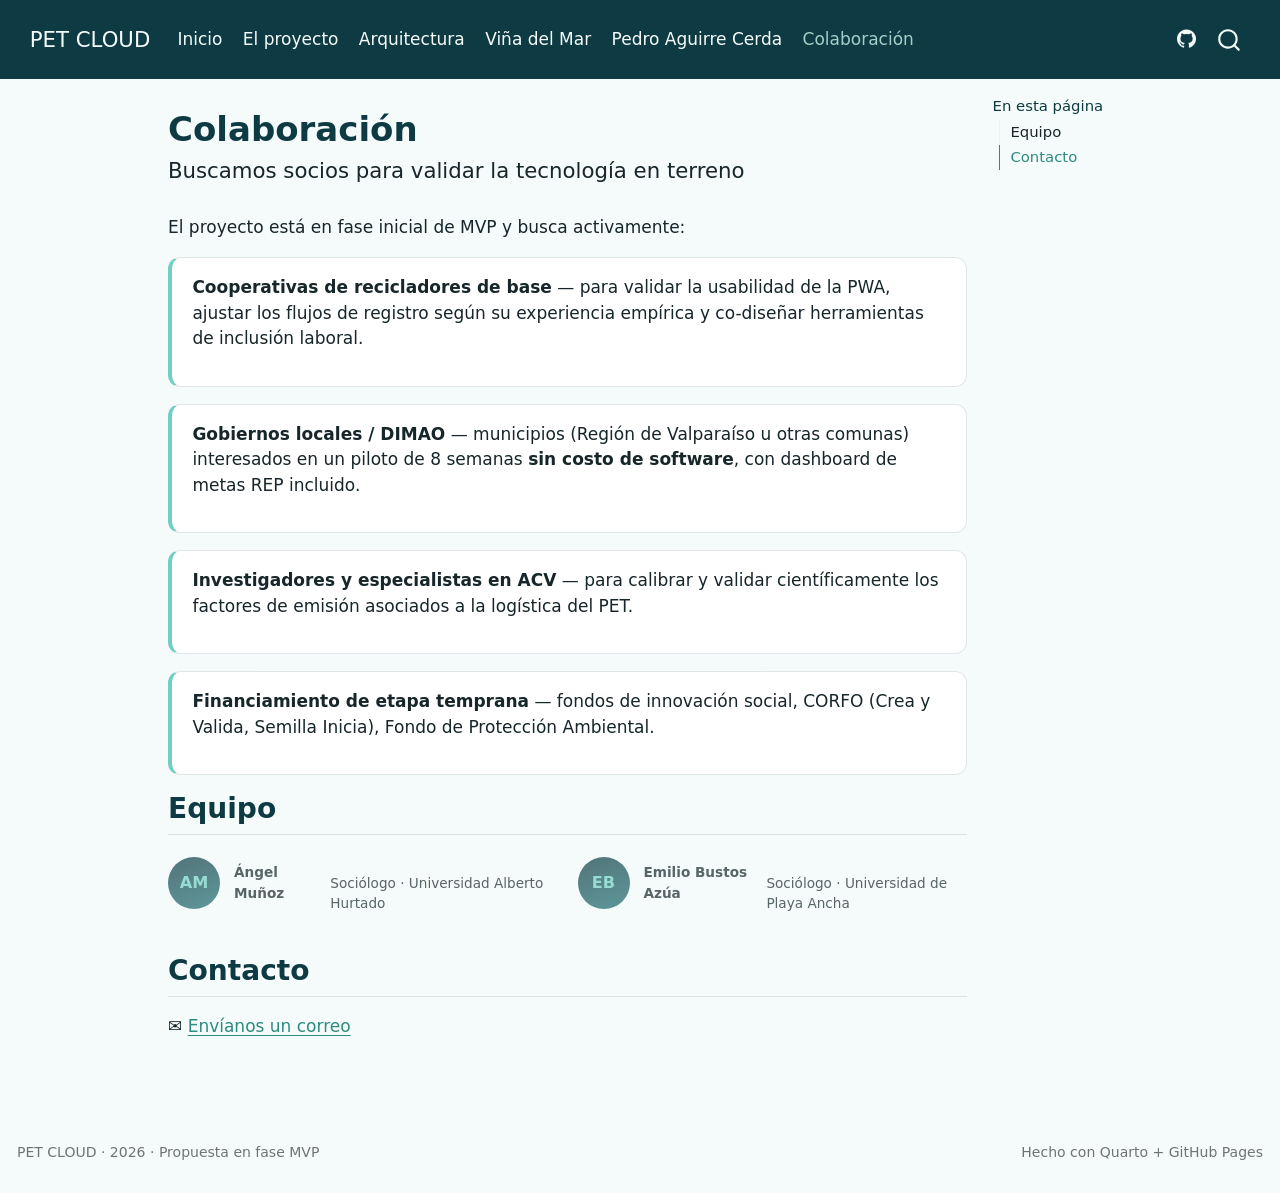
<file: colaboracion.html>
<!DOCTYPE html>
<html xmlns="http://www.w3.org/1999/xhtml" lang="es" xml:lang="es"><head>

<meta charset="utf-8">
<meta name="generator" content="quarto-1.5.57">

<meta name="viewport" content="width=device-width, initial-scale=1.0, user-scalable=yes">


<title>Colaboración – PET CLOUD</title>
<style>
code{white-space: pre-wrap;}
span.smallcaps{font-variant: small-caps;}
div.columns{display: flex; gap: min(4vw, 1.5em);}
div.column{flex: auto; overflow-x: auto;}
div.hanging-indent{margin-left: 1.5em; text-indent: -1.5em;}
ul.task-list{list-style: none;}
ul.task-list li input[type="checkbox"] {
  width: 0.8em;
  margin: 0 0.8em 0.2em -1em; /* quarto-specific, see https://github.com/quarto-dev/quarto-cli/issues/4556 */ 
  vertical-align: middle;
}
</style>


<script src="site_libs/quarto-nav/quarto-nav.js"></script>
<script src="site_libs/quarto-nav/headroom.min.js"></script>
<script src="site_libs/clipboard/clipboard.min.js"></script>
<script src="site_libs/quarto-search/autocomplete.umd.js"></script>
<script src="site_libs/quarto-search/fuse.min.js"></script>
<script src="site_libs/quarto-search/quarto-search.js"></script>
<meta name="quarto:offset" content="./">
<script src="site_libs/quarto-html/quarto.js"></script>
<script src="site_libs/quarto-html/popper.min.js"></script>
<script src="site_libs/quarto-html/tippy.umd.min.js"></script>
<script src="site_libs/quarto-html/anchor.min.js"></script>
<link href="site_libs/quarto-html/tippy.css" rel="stylesheet">
<link href="site_libs/quarto-html/quarto-syntax-highlighting.css" rel="stylesheet" id="quarto-text-highlighting-styles">
<script src="site_libs/bootstrap/bootstrap.min.js"></script>
<link href="site_libs/bootstrap/bootstrap-icons.css" rel="stylesheet">
<link href="site_libs/bootstrap/bootstrap.min.css" rel="stylesheet" id="quarto-bootstrap" data-mode="light">
<script id="quarto-search-options" type="application/json">{
  "location": "navbar",
  "copy-button": false,
  "collapse-after": 3,
  "panel-placement": "end",
  "type": "overlay",
  "limit": 50,
  "keyboard-shortcut": [
    "f",
    "/",
    "s"
  ],
  "show-item-context": false,
  "language": {
    "search-no-results-text": "Sin resultados",
    "search-matching-documents-text": "documentos encontrados",
    "search-copy-link-title": "Copiar el enlace en la búsqueda",
    "search-hide-matches-text": "Ocultar resultados adicionales",
    "search-more-match-text": "resultado adicional en este documento",
    "search-more-matches-text": "resultados adicionales en este documento",
    "search-clear-button-title": "Borrar",
    "search-text-placeholder": "",
    "search-detached-cancel-button-title": "Cancelar",
    "search-submit-button-title": "Enviar",
    "search-label": "Buscar"
  }
}</script>


</head>

<body class="nav-fixed">

<div id="quarto-search-results"></div>
  <header id="quarto-header" class="headroom fixed-top">
    <nav class="navbar navbar-expand-lg " data-bs-theme="dark">
      <div class="navbar-container container-fluid">
      <div class="navbar-brand-container mx-auto">
    <a class="navbar-brand" href="./index.html">
    <span class="navbar-title">PET CLOUD</span>
    </a>
  </div>
            <div id="quarto-search" class="" title="Buscar"></div>
          <button class="navbar-toggler" type="button" data-bs-toggle="collapse" data-bs-target="#navbarCollapse" aria-controls="navbarCollapse" role="menu" aria-expanded="false" aria-label="Navegación de palanca" onclick="if (window.quartoToggleHeadroom) { window.quartoToggleHeadroom(); }">
  <span class="navbar-toggler-icon"></span>
</button>
          <div class="collapse navbar-collapse" id="navbarCollapse">
            <ul class="navbar-nav navbar-nav-scroll me-auto">
  <li class="nav-item">
    <a class="nav-link" href="./index.html"> 
<span class="menu-text">Inicio</span></a>
  </li>  
  <li class="nav-item">
    <a class="nav-link" href="./proyecto.html"> 
<span class="menu-text">El proyecto</span></a>
  </li>  
  <li class="nav-item">
    <a class="nav-link" href="./arquitectura.html"> 
<span class="menu-text">Arquitectura</span></a>
  </li>  
  <li class="nav-item">
    <a class="nav-link" href="./vina.html"> 
<span class="menu-text">Viña del Mar</span></a>
  </li>  
  <li class="nav-item">
    <a class="nav-link" href="./pac.html"> 
<span class="menu-text">Pedro Aguirre Cerda</span></a>
  </li>  
  <li class="nav-item">
    <a class="nav-link active" href="./colaboracion.html" aria-current="page"> 
<span class="menu-text">Colaboración</span></a>
  </li>  
</ul>
            <ul class="navbar-nav navbar-nav-scroll ms-auto">
  <li class="nav-item compact">
    <a class="nav-link" href="https://github.com/nglmnz/petcloud"> <i class="bi bi-github" role="img">
</i> 
<span class="menu-text"></span></a>
  </li>  
</ul>
          </div> <!-- /navcollapse -->
            <div class="quarto-navbar-tools">
</div>
      </div> <!-- /container-fluid -->
    </nav>
</header>
<!-- content -->
<div id="quarto-content" class="quarto-container page-columns page-rows-contents page-layout-article page-navbar">
<!-- sidebar -->
<!-- margin-sidebar -->
    <div id="quarto-margin-sidebar" class="sidebar margin-sidebar">
        <nav id="TOC" role="doc-toc" class="toc-active">
    <h2 id="toc-title">En esta página</h2>
   
  <ul>
  <li><a href="#equipo" id="toc-equipo" class="nav-link active" data-scroll-target="#equipo">Equipo</a></li>
  <li><a href="#contacto" id="toc-contacto" class="nav-link" data-scroll-target="#contacto">Contacto</a></li>
  </ul>
</nav>
    </div>
<!-- main -->
<main class="content" id="quarto-document-content">

<header id="title-block-header" class="quarto-title-block default">
<div class="quarto-title">
<h1 class="title">Colaboración</h1>
<p class="subtitle lead">Buscamos socios para validar la tecnología en terreno</p>
</div>



<div class="quarto-title-meta">

    
  
    
  </div>
  


</header>


<p>El proyecto está en fase inicial de MVP y busca activamente:</p>
<div class="bloque">
<p><strong>Cooperativas de recicladores de base</strong> — para validar la usabilidad de la PWA, ajustar los flujos de registro según su experiencia empírica y co-diseñar herramientas de inclusión laboral.</p>
</div>
<div class="bloque">
<p><strong>Gobiernos locales / DIMAO</strong> — municipios (Región de Valparaíso u otras comunas) interesados en un piloto de 8 semanas <strong>sin costo de software</strong>, con dashboard de metas REP incluido.</p>
</div>
<div class="bloque">
<p><strong>Investigadores y especialistas en ACV</strong> — para calibrar y validar científicamente los factores de emisión asociados a la logística del PET.</p>
</div>
<div class="bloque">
<p><strong>Financiamiento de etapa temprana</strong> — fondos de innovación social, CORFO (Crea y Valida, Semilla Inicia), Fondo de Protección Ambiental.</p>
</div>
<section id="equipo" class="level2">
<h2 class="anchored" data-anchor-id="equipo">Equipo</h2>
<div>

</div>
<div class="quarto-layout-panel" data-layout-ncol="2">
<div class="quarto-layout-row">
<div class="persona quarto-layout-cell" style="flex-basis: 50.0%;justify-content: flex-start;">
<p><span class="avatar">AM</span> <strong>Ángel Muñoz</strong><br>
Sociólogo · Universidad Alberto Hurtado</p>
</div>
<div class="persona quarto-layout-cell" style="flex-basis: 50.0%;justify-content: flex-start;">
<p><span class="avatar">EB</span> <strong>Emilio Bustos Azúa</strong><br>
Sociólogo · Universidad de Playa Ancha</p>
</div>
</div>
</div>
</section>
<section id="contacto" class="level2">
<h2 class="anchored" data-anchor-id="contacto">Contacto</h2>
<p>✉ <a href="mailto:anmunozr@alumnos.uahurtado.cl?subject=Colaboración%20PET%20CLOUD&amp;body=Hola%20Ángel%2C%0A%0AMe%20interesa%20conocer%20más%20sobre%20PET%20CLOUD%20y%20explorar%20posibilidades%20de%20colaboración.%0A%0A">Envíanos un correo</a></p>


</section>

</main> <!-- /main -->
<script id="quarto-html-after-body" type="application/javascript">
window.document.addEventListener("DOMContentLoaded", function (event) {
  const toggleBodyColorMode = (bsSheetEl) => {
    const mode = bsSheetEl.getAttribute("data-mode");
    const bodyEl = window.document.querySelector("body");
    if (mode === "dark") {
      bodyEl.classList.add("quarto-dark");
      bodyEl.classList.remove("quarto-light");
    } else {
      bodyEl.classList.add("quarto-light");
      bodyEl.classList.remove("quarto-dark");
    }
  }
  const toggleBodyColorPrimary = () => {
    const bsSheetEl = window.document.querySelector("link#quarto-bootstrap");
    if (bsSheetEl) {
      toggleBodyColorMode(bsSheetEl);
    }
  }
  toggleBodyColorPrimary();  
  const icon = "";
  const anchorJS = new window.AnchorJS();
  anchorJS.options = {
    placement: 'right',
    icon: icon
  };
  anchorJS.add('.anchored');
  const isCodeAnnotation = (el) => {
    for (const clz of el.classList) {
      if (clz.startsWith('code-annotation-')) {                     
        return true;
      }
    }
    return false;
  }
  const onCopySuccess = function(e) {
    // button target
    const button = e.trigger;
    // don't keep focus
    button.blur();
    // flash "checked"
    button.classList.add('code-copy-button-checked');
    var currentTitle = button.getAttribute("title");
    button.setAttribute("title", "Copiado");
    let tooltip;
    if (window.bootstrap) {
      button.setAttribute("data-bs-toggle", "tooltip");
      button.setAttribute("data-bs-placement", "left");
      button.setAttribute("data-bs-title", "Copiado");
      tooltip = new bootstrap.Tooltip(button, 
        { trigger: "manual", 
          customClass: "code-copy-button-tooltip",
          offset: [0, -8]});
      tooltip.show();    
    }
    setTimeout(function() {
      if (tooltip) {
        tooltip.hide();
        button.removeAttribute("data-bs-title");
        button.removeAttribute("data-bs-toggle");
        button.removeAttribute("data-bs-placement");
      }
      button.setAttribute("title", currentTitle);
      button.classList.remove('code-copy-button-checked');
    }, 1000);
    // clear code selection
    e.clearSelection();
  }
  const getTextToCopy = function(trigger) {
      const codeEl = trigger.previousElementSibling.cloneNode(true);
      for (const childEl of codeEl.children) {
        if (isCodeAnnotation(childEl)) {
          childEl.remove();
        }
      }
      return codeEl.innerText;
  }
  const clipboard = new window.ClipboardJS('.code-copy-button:not([data-in-quarto-modal])', {
    text: getTextToCopy
  });
  clipboard.on('success', onCopySuccess);
  if (window.document.getElementById('quarto-embedded-source-code-modal')) {
    // For code content inside modals, clipBoardJS needs to be initialized with a container option
    // TODO: Check when it could be a function (https://github.com/zenorocha/clipboard.js/issues/860)
    const clipboardModal = new window.ClipboardJS('.code-copy-button[data-in-quarto-modal]', {
      text: getTextToCopy,
      container: window.document.getElementById('quarto-embedded-source-code-modal')
    });
    clipboardModal.on('success', onCopySuccess);
  }
    var localhostRegex = new RegExp(/^(?:http|https):\/\/localhost\:?[0-9]*\//);
    var mailtoRegex = new RegExp(/^mailto:/);
      var filterRegex = new RegExp("https:\/\/nglmnz\.github\.io\/petcloud");
    var isInternal = (href) => {
        return filterRegex.test(href) || localhostRegex.test(href) || mailtoRegex.test(href);
    }
    // Inspect non-navigation links and adorn them if external
 	var links = window.document.querySelectorAll('a[href]:not(.nav-link):not(.navbar-brand):not(.toc-action):not(.sidebar-link):not(.sidebar-item-toggle):not(.pagination-link):not(.no-external):not([aria-hidden]):not(.dropdown-item):not(.quarto-navigation-tool):not(.about-link)');
    for (var i=0; i<links.length; i++) {
      const link = links[i];
      if (!isInternal(link.href)) {
        // undo the damage that might have been done by quarto-nav.js in the case of
        // links that we want to consider external
        if (link.dataset.originalHref !== undefined) {
          link.href = link.dataset.originalHref;
        }
      }
    }
  function tippyHover(el, contentFn, onTriggerFn, onUntriggerFn) {
    const config = {
      allowHTML: true,
      maxWidth: 500,
      delay: 100,
      arrow: false,
      appendTo: function(el) {
          return el.parentElement;
      },
      interactive: true,
      interactiveBorder: 10,
      theme: 'quarto',
      placement: 'bottom-start',
    };
    if (contentFn) {
      config.content = contentFn;
    }
    if (onTriggerFn) {
      config.onTrigger = onTriggerFn;
    }
    if (onUntriggerFn) {
      config.onUntrigger = onUntriggerFn;
    }
    window.tippy(el, config); 
  }
  const noterefs = window.document.querySelectorAll('a[role="doc-noteref"]');
  for (var i=0; i<noterefs.length; i++) {
    const ref = noterefs[i];
    tippyHover(ref, function() {
      // use id or data attribute instead here
      let href = ref.getAttribute('data-footnote-href') || ref.getAttribute('href');
      try { href = new URL(href).hash; } catch {}
      const id = href.replace(/^#\/?/, "");
      const note = window.document.getElementById(id);
      if (note) {
        return note.innerHTML;
      } else {
        return "";
      }
    });
  }
  const xrefs = window.document.querySelectorAll('a.quarto-xref');
  const processXRef = (id, note) => {
    // Strip column container classes
    const stripColumnClz = (el) => {
      el.classList.remove("page-full", "page-columns");
      if (el.children) {
        for (const child of el.children) {
          stripColumnClz(child);
        }
      }
    }
    stripColumnClz(note)
    if (id === null || id.startsWith('sec-')) {
      // Special case sections, only their first couple elements
      const container = document.createElement("div");
      if (note.children && note.children.length > 2) {
        container.appendChild(note.children[0].cloneNode(true));
        for (let i = 1; i < note.children.length; i++) {
          const child = note.children[i];
          if (child.tagName === "P" && child.innerText === "") {
            continue;
          } else {
            container.appendChild(child.cloneNode(true));
            break;
          }
        }
        if (window.Quarto?.typesetMath) {
          window.Quarto.typesetMath(container);
        }
        return container.innerHTML
      } else {
        if (window.Quarto?.typesetMath) {
          window.Quarto.typesetMath(note);
        }
        return note.innerHTML;
      }
    } else {
      // Remove any anchor links if they are present
      const anchorLink = note.querySelector('a.anchorjs-link');
      if (anchorLink) {
        anchorLink.remove();
      }
      if (window.Quarto?.typesetMath) {
        window.Quarto.typesetMath(note);
      }
      // TODO in 1.5, we should make sure this works without a callout special case
      if (note.classList.contains("callout")) {
        return note.outerHTML;
      } else {
        return note.innerHTML;
      }
    }
  }
  for (var i=0; i<xrefs.length; i++) {
    const xref = xrefs[i];
    tippyHover(xref, undefined, function(instance) {
      instance.disable();
      let url = xref.getAttribute('href');
      let hash = undefined; 
      if (url.startsWith('#')) {
        hash = url;
      } else {
        try { hash = new URL(url).hash; } catch {}
      }
      if (hash) {
        const id = hash.replace(/^#\/?/, "");
        const note = window.document.getElementById(id);
        if (note !== null) {
          try {
            const html = processXRef(id, note.cloneNode(true));
            instance.setContent(html);
          } finally {
            instance.enable();
            instance.show();
          }
        } else {
          // See if we can fetch this
          fetch(url.split('#')[0])
          .then(res => res.text())
          .then(html => {
            const parser = new DOMParser();
            const htmlDoc = parser.parseFromString(html, "text/html");
            const note = htmlDoc.getElementById(id);
            if (note !== null) {
              const html = processXRef(id, note);
              instance.setContent(html);
            } 
          }).finally(() => {
            instance.enable();
            instance.show();
          });
        }
      } else {
        // See if we can fetch a full url (with no hash to target)
        // This is a special case and we should probably do some content thinning / targeting
        fetch(url)
        .then(res => res.text())
        .then(html => {
          const parser = new DOMParser();
          const htmlDoc = parser.parseFromString(html, "text/html");
          const note = htmlDoc.querySelector('main.content');
          if (note !== null) {
            // This should only happen for chapter cross references
            // (since there is no id in the URL)
            // remove the first header
            if (note.children.length > 0 && note.children[0].tagName === "HEADER") {
              note.children[0].remove();
            }
            const html = processXRef(null, note);
            instance.setContent(html);
          } 
        }).finally(() => {
          instance.enable();
          instance.show();
        });
      }
    }, function(instance) {
    });
  }
      let selectedAnnoteEl;
      const selectorForAnnotation = ( cell, annotation) => {
        let cellAttr = 'data-code-cell="' + cell + '"';
        let lineAttr = 'data-code-annotation="' +  annotation + '"';
        const selector = 'span[' + cellAttr + '][' + lineAttr + ']';
        return selector;
      }
      const selectCodeLines = (annoteEl) => {
        const doc = window.document;
        const targetCell = annoteEl.getAttribute("data-target-cell");
        const targetAnnotation = annoteEl.getAttribute("data-target-annotation");
        const annoteSpan = window.document.querySelector(selectorForAnnotation(targetCell, targetAnnotation));
        const lines = annoteSpan.getAttribute("data-code-lines").split(",");
        const lineIds = lines.map((line) => {
          return targetCell + "-" + line;
        })
        let top = null;
        let height = null;
        let parent = null;
        if (lineIds.length > 0) {
            //compute the position of the single el (top and bottom and make a div)
            const el = window.document.getElementById(lineIds[0]);
            top = el.offsetTop;
            height = el.offsetHeight;
            parent = el.parentElement.parentElement;
          if (lineIds.length > 1) {
            const lastEl = window.document.getElementById(lineIds[lineIds.length - 1]);
            const bottom = lastEl.offsetTop + lastEl.offsetHeight;
            height = bottom - top;
          }
          if (top !== null && height !== null && parent !== null) {
            // cook up a div (if necessary) and position it 
            let div = window.document.getElementById("code-annotation-line-highlight");
            if (div === null) {
              div = window.document.createElement("div");
              div.setAttribute("id", "code-annotation-line-highlight");
              div.style.position = 'absolute';
              parent.appendChild(div);
            }
            div.style.top = top - 2 + "px";
            div.style.height = height + 4 + "px";
            div.style.left = 0;
            let gutterDiv = window.document.getElementById("code-annotation-line-highlight-gutter");
            if (gutterDiv === null) {
              gutterDiv = window.document.createElement("div");
              gutterDiv.setAttribute("id", "code-annotation-line-highlight-gutter");
              gutterDiv.style.position = 'absolute';
              const codeCell = window.document.getElementById(targetCell);
              const gutter = codeCell.querySelector('.code-annotation-gutter');
              gutter.appendChild(gutterDiv);
            }
            gutterDiv.style.top = top - 2 + "px";
            gutterDiv.style.height = height + 4 + "px";
          }
          selectedAnnoteEl = annoteEl;
        }
      };
      const unselectCodeLines = () => {
        const elementsIds = ["code-annotation-line-highlight", "code-annotation-line-highlight-gutter"];
        elementsIds.forEach((elId) => {
          const div = window.document.getElementById(elId);
          if (div) {
            div.remove();
          }
        });
        selectedAnnoteEl = undefined;
      };
        // Handle positioning of the toggle
    window.addEventListener(
      "resize",
      throttle(() => {
        elRect = undefined;
        if (selectedAnnoteEl) {
          selectCodeLines(selectedAnnoteEl);
        }
      }, 10)
    );
    function throttle(fn, ms) {
    let throttle = false;
    let timer;
      return (...args) => {
        if(!throttle) { // first call gets through
            fn.apply(this, args);
            throttle = true;
        } else { // all the others get throttled
            if(timer) clearTimeout(timer); // cancel #2
            timer = setTimeout(() => {
              fn.apply(this, args);
              timer = throttle = false;
            }, ms);
        }
      };
    }
      // Attach click handler to the DT
      const annoteDls = window.document.querySelectorAll('dt[data-target-cell]');
      for (const annoteDlNode of annoteDls) {
        annoteDlNode.addEventListener('click', (event) => {
          const clickedEl = event.target;
          if (clickedEl !== selectedAnnoteEl) {
            unselectCodeLines();
            const activeEl = window.document.querySelector('dt[data-target-cell].code-annotation-active');
            if (activeEl) {
              activeEl.classList.remove('code-annotation-active');
            }
            selectCodeLines(clickedEl);
            clickedEl.classList.add('code-annotation-active');
          } else {
            // Unselect the line
            unselectCodeLines();
            clickedEl.classList.remove('code-annotation-active');
          }
        });
      }
  const findCites = (el) => {
    const parentEl = el.parentElement;
    if (parentEl) {
      const cites = parentEl.dataset.cites;
      if (cites) {
        return {
          el,
          cites: cites.split(' ')
        };
      } else {
        return findCites(el.parentElement)
      }
    } else {
      return undefined;
    }
  };
  var bibliorefs = window.document.querySelectorAll('a[role="doc-biblioref"]');
  for (var i=0; i<bibliorefs.length; i++) {
    const ref = bibliorefs[i];
    const citeInfo = findCites(ref);
    if (citeInfo) {
      tippyHover(citeInfo.el, function() {
        var popup = window.document.createElement('div');
        citeInfo.cites.forEach(function(cite) {
          var citeDiv = window.document.createElement('div');
          citeDiv.classList.add('hanging-indent');
          citeDiv.classList.add('csl-entry');
          var biblioDiv = window.document.getElementById('ref-' + cite);
          if (biblioDiv) {
            citeDiv.innerHTML = biblioDiv.innerHTML;
          }
          popup.appendChild(citeDiv);
        });
        return popup.innerHTML;
      });
    }
  }
});
</script>
</div> <!-- /content -->
<footer class="footer">
  <div class="nav-footer">
    <div class="nav-footer-left">
<p>PET CLOUD · 2026 · Propuesta en fase MVP</p>
</div>   
    <div class="nav-footer-center">
      &nbsp;
    </div>
    <div class="nav-footer-right">
<p>Hecho con Quarto + GitHub Pages</p>
</div>
  </div>
</footer>




</body></html>
</file>
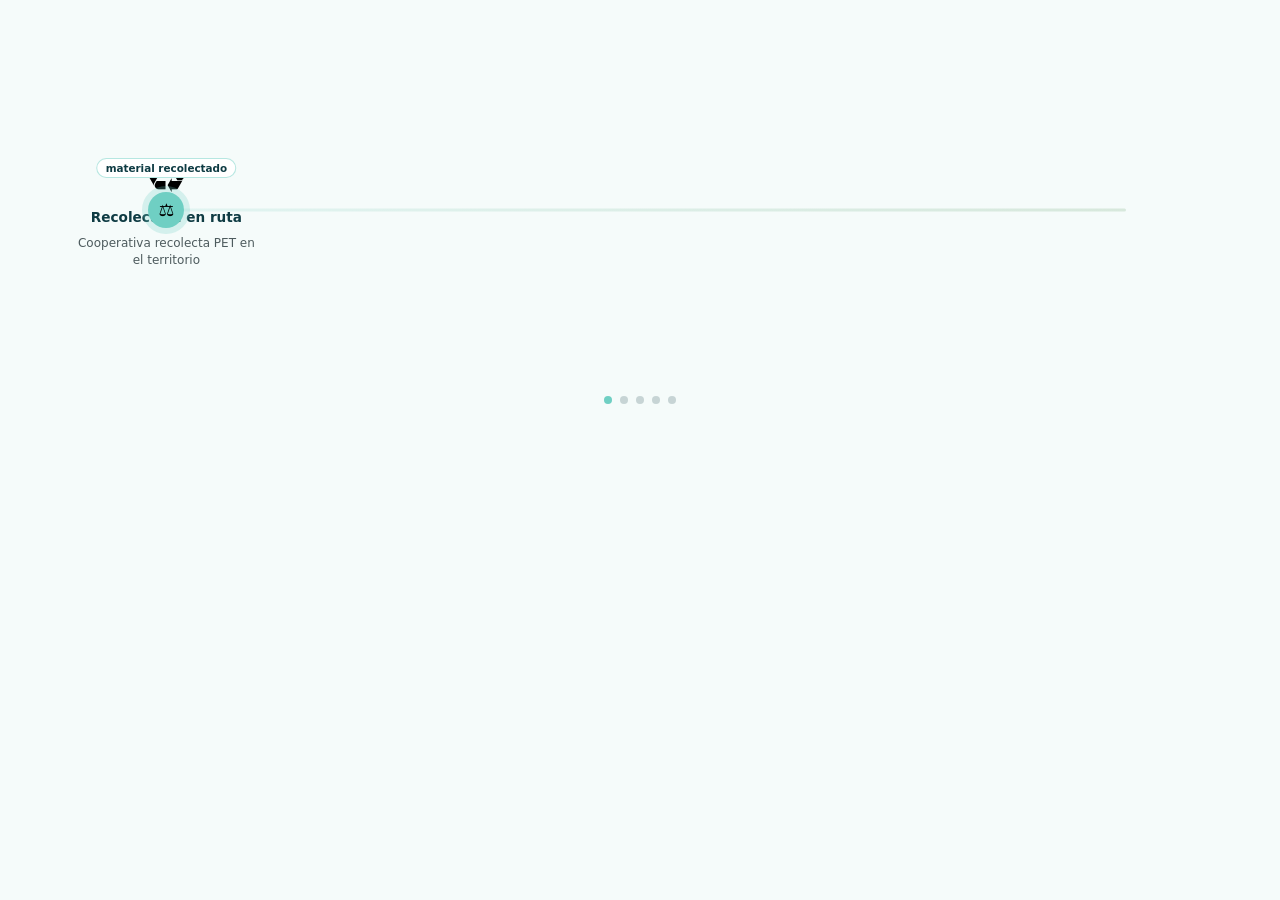
<file: flujo.html>
<!DOCTYPE html>
<html lang="es">
<head>
<meta charset="UTF-8">
<meta name="viewport" content="width=device-width, initial-scale=1.0">
<style>
  :root{
    --petroleo:#0E3B43; --petroleo-2:#14545E; --aqua:#6FCFC3;
    --verde:#2E7D32; --naranja:#E07A2F; --hueso:#F5FBFA; --tinta:#16262A;
  }
  *{box-sizing:border-box;margin:0;padding:0}
  body{background:var(--hueso);font-family:-apple-system,'Inter',system-ui,sans-serif;overflow:hidden}

  #escena{width:100%;height:420px;position:relative}

  /* Fondo de etapas */
  .etapa{
    position:absolute;top:0;height:100%;display:flex;flex-direction:column;
    align-items:center;justify-content:center;gap:10px;padding:16px 8px;
    opacity:0;transition:opacity .6s;
  }
  .etapa.activa{opacity:1}
  .etapa .icono{font-size:3rem;line-height:1}
  .etapa h2{font-size:.85rem;font-weight:800;color:var(--petroleo);text-align:center;max-width:160px}
  .etapa p{font-size:.75rem;color:var(--tinta);opacity:.75;text-align:center;max-width:180px;line-height:1.4}

  /* Partícula de dato viajando */
  #dato{
    position:absolute;width:36px;height:36px;border-radius:50%;
    background:var(--aqua);box-shadow:0 0 0 6px rgba(111,207,195,.25);
    display:flex;align-items:center;justify-content:center;
    font-size:1.1rem;z-index:10;
    transition:left .9s cubic-bezier(.4,0,.2,1), top .9s cubic-bezier(.4,0,.2,1), opacity .4s;
    opacity:0;
  }

  /* Línea de conexión */
  #linea{
    position:absolute;top:50%;height:3px;background:linear-gradient(90deg,var(--aqua),var(--verde));
    left:12%;right:12%;transform:translateY(-50%);border-radius:999px;
    transform-origin:left;scale:1 1;opacity:.15;
    transition:opacity .5s;
  }

  /* Barra de progreso */
  #progreso{
    position:absolute;bottom:16px;left:50%;transform:translateX(-50%);
    display:flex;gap:8px;
  }
  .dot-p{
    width:8px;height:8px;border-radius:50%;background:rgba(14,59,67,.2);
    transition:background .4s;
  }
  .dot-p.on{background:var(--aqua)}

  /* Label flotante del dato */
  #label-dato{
    position:absolute;top:calc(50% - 52px);font-size:.65rem;font-weight:700;
    color:var(--petroleo);background:#fff;border:1px solid rgba(111,207,195,.5);
    padding:3px 8px;border-radius:999px;white-space:nowrap;opacity:0;
    transition:left .9s cubic-bezier(.4,0,.2,1), opacity .4s;
    transform:translateX(-50%);
  }

  /* Badge de inmutabilidad */
  #badge{
    position:absolute;top:18px;right:20px;font-size:.65rem;font-weight:700;
    background:rgba(46,125,50,.12);color:var(--verde);
    padding:4px 10px;border-radius:999px;opacity:0;transition:opacity .5s;
    display:flex;align-items:center;gap:5px;
  }

  /* Botón replay */
  #replay{
    position:absolute;bottom:40px;right:20px;font-size:.7rem;font-weight:700;
    color:var(--petroleo);background:rgba(111,207,195,.2);border:1px solid var(--aqua);
    padding:5px 12px;border-radius:999px;cursor:pointer;opacity:0;transition:opacity .4s;
  }
</style>
</head>
<body>
<div id="escena">

  <div id="linea"></div>

  <!-- 5 etapas distribuidas horizontalmente -->
  <div class="etapa" id="e0" style="left:4%;width:18%">
    <div class="icono">♻️</div>
    <h2>Recolectora en ruta</h2>
    <p>Cooperativa recolecta PET en el territorio</p>
  </div>

  <div class="etapa" id="e1" style="left:22%;width:18%">
    <div class="icono">📱</div>
    <h2>Registro en PWA</h2>
    <p>Pesaje + GPS + material desde el celular, incluso sin señal</p>
  </div>

  <div class="etapa" id="e2" style="left:40%;width:18%">
    <div class="icono">🔒</div>
    <h2>Firestore inmutable</h2>
    <p>El dato se sella: nadie puede modificarlo ni borrarlo</p>
  </div>

  <div class="etapa" id="e3" style="left:58%;width:18%">
    <div class="icono">📊</div>
    <h2>Dashboard DIMAO</h2>
    <p>Municipio ve avance de metas REP en tiempo real</p>
  </div>

  <div class="etapa" id="e4" style="left:76%;width:20%">
    <div class="icono">📄</div>
    <h2>Acta REP certificada</h2>
    <p>PDF con folio listo para auditoría del MMA</p>
  </div>

  <!-- Partícula viajera -->
  <div id="dato">⚖️</div>
  <div id="label-dato">pesaje registrado</div>

  <div id="badge">🔒 dato inmutable</div>

  <!-- Progreso -->
  <div id="progreso">
    <div class="dot-p" id="d0"></div>
    <div class="dot-p" id="d1"></div>
    <div class="dot-p" id="d2"></div>
    <div class="dot-p" id="d3"></div>
    <div class="dot-p" id="d4"></div>
  </div>

  <div id="replay" onclick="iniciar()">↺ Ver de nuevo</div>
</div>

<script>
const etapas = [
  { id:'e0', x:13, emoji:'⚖️', label:'material recolectado' },
  { id:'e1', x:31, emoji:'📱', label:'pesaje registrado' },
  { id:'e2', x:49, emoji:'🔒', label:'dato sellado' },
  { id:'e3', x:67, emoji:'📊', label:'meta actualizada' },
  { id:'e4', x:86, emoji:'📄', label:'acta generada' },
];

const dato     = document.getElementById('dato');
const labelD   = document.getElementById('label-dato');
const badge    = document.getElementById('badge');
const replay   = document.getElementById('replay');
const linea    = document.getElementById('linea');

function posX(pct){ return `calc(${pct}% - 18px)`; }

function mostrarEtapa(i){
  // Activar etapa
  document.getElementById(etapas[i].id).classList.add('activa');
  // Mover dato
  dato.style.opacity = '1';
  dato.style.left    = posX(etapas[i].x);
  dato.style.top     = 'calc(50% - 18px)';
  dato.textContent   = etapas[i].emoji;
  // Mover label
  labelD.style.opacity = '1';
  labelD.style.left    = `${etapas[i].x}%`;
  labelD.textContent   = etapas[i].label;
  // Dot de progreso
  document.getElementById('d'+i).classList.add('on');
  // Badge de inmutabilidad al llegar a Firestore
  if(i === 2) badge.style.opacity = '1';
  // Línea más visible
  linea.style.opacity = String(0.15 + i * 0.15);
}

function iniciar(){
  // Reset
  etapas.forEach(e => document.getElementById(e.id).classList.remove('activa'));
  document.querySelectorAll('.dot-p').forEach(d => d.classList.remove('on'));
  badge.style.opacity  = '0';
  replay.style.opacity = '0';
  dato.style.opacity   = '0';
  labelD.style.opacity = '0';
  linea.style.opacity  = '0.15';

  let i = 0;
  function paso(){
    mostrarEtapa(i);
    i++;
    if(i < etapas.length){
      setTimeout(paso, i === 2 ? 1800 : 1400); // pausa más larga en Firestore
    } else {
      setTimeout(()=> replay.style.opacity = '1', 800);
    }
  }
  setTimeout(paso, 400);
}

// Arrancar solo cuando el iframe es visible
const obs = new IntersectionObserver(entries => {
  if(entries[0].isIntersecting){ obs.disconnect(); iniciar(); }
}, { threshold: 0.3 });
obs.observe(document.getElementById('escena'));
</script>
</body>
</html>
</file>
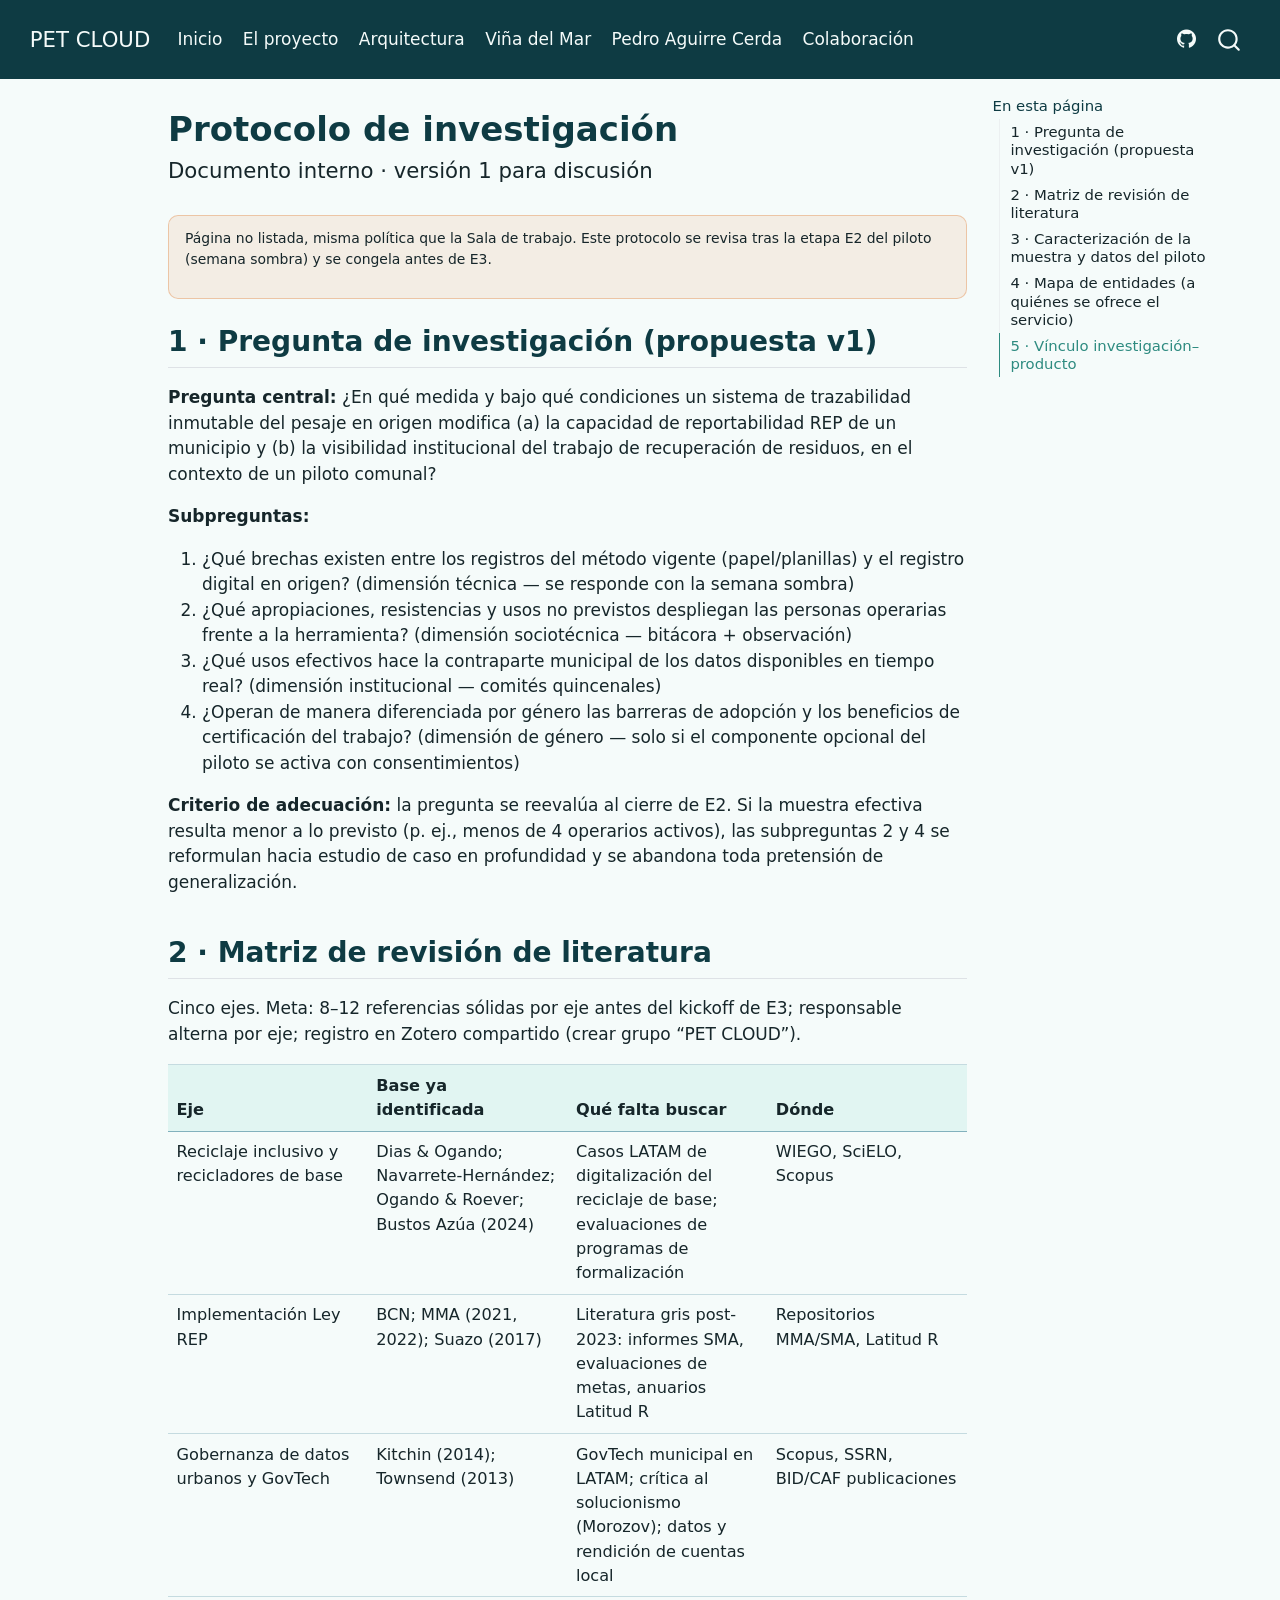
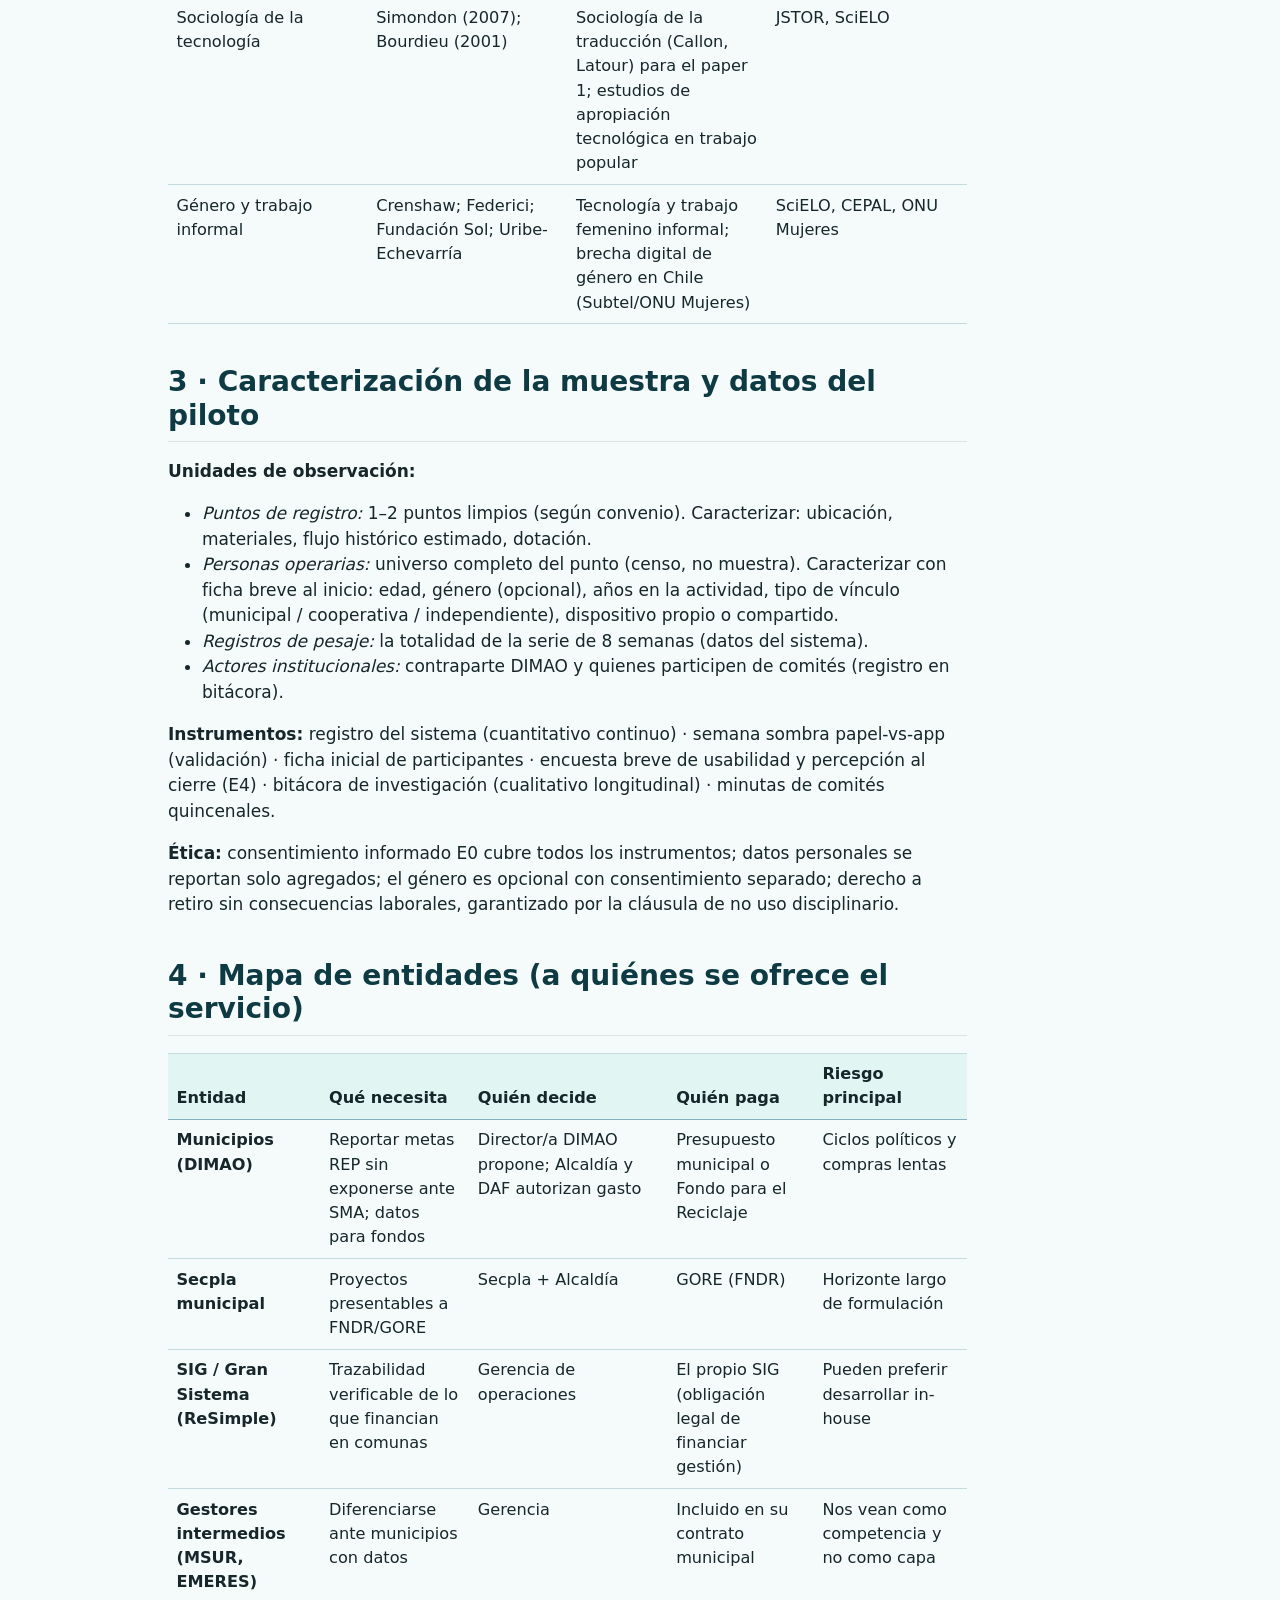
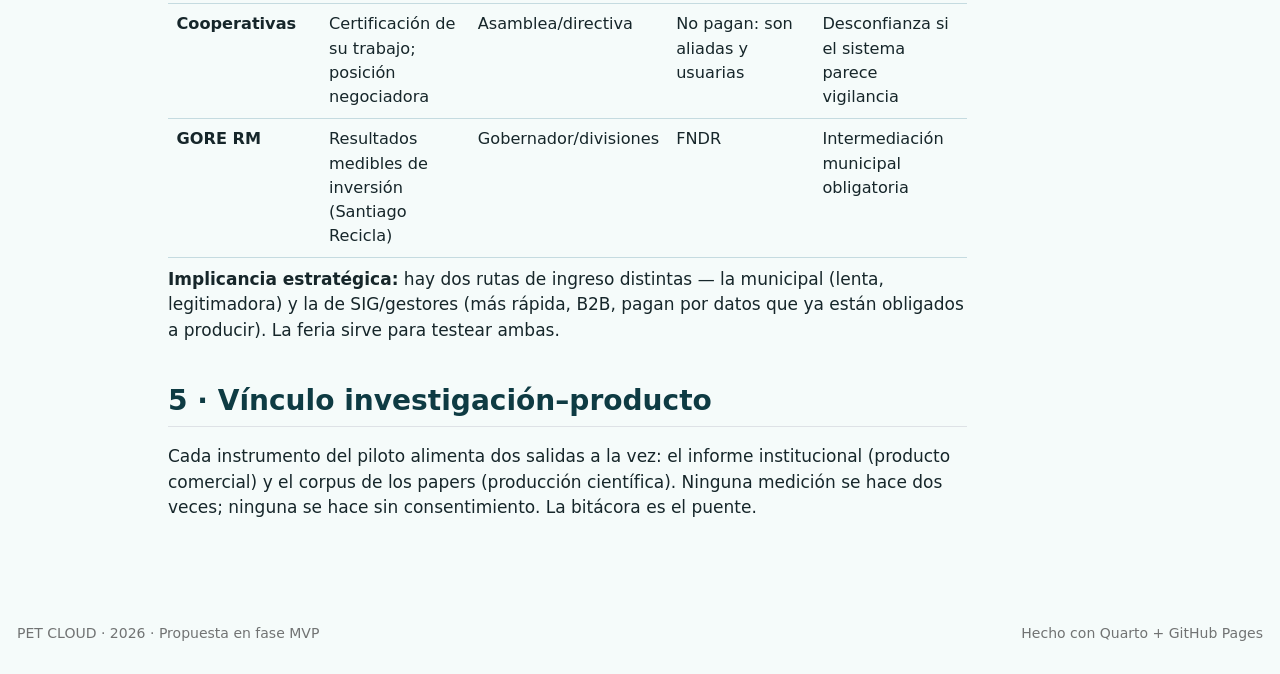
<file: protocolo.html>
<!DOCTYPE html>
<html xmlns="http://www.w3.org/1999/xhtml" lang="es" xml:lang="es"><head>

<meta charset="utf-8">
<meta name="generator" content="quarto-1.5.57">

<meta name="viewport" content="width=device-width, initial-scale=1.0, user-scalable=yes">


<title>Protocolo de investigación – PET CLOUD</title>
<style>
code{white-space: pre-wrap;}
span.smallcaps{font-variant: small-caps;}
div.columns{display: flex; gap: min(4vw, 1.5em);}
div.column{flex: auto; overflow-x: auto;}
div.hanging-indent{margin-left: 1.5em; text-indent: -1.5em;}
ul.task-list{list-style: none;}
ul.task-list li input[type="checkbox"] {
  width: 0.8em;
  margin: 0 0.8em 0.2em -1em; /* quarto-specific, see https://github.com/quarto-dev/quarto-cli/issues/4556 */ 
  vertical-align: middle;
}
</style>


<script src="site_libs/quarto-nav/quarto-nav.js"></script>
<script src="site_libs/quarto-nav/headroom.min.js"></script>
<script src="site_libs/clipboard/clipboard.min.js"></script>
<script src="site_libs/quarto-search/autocomplete.umd.js"></script>
<script src="site_libs/quarto-search/fuse.min.js"></script>
<script src="site_libs/quarto-search/quarto-search.js"></script>
<meta name="quarto:offset" content="./">
<script src="site_libs/quarto-html/quarto.js"></script>
<script src="site_libs/quarto-html/popper.min.js"></script>
<script src="site_libs/quarto-html/tippy.umd.min.js"></script>
<script src="site_libs/quarto-html/anchor.min.js"></script>
<link href="site_libs/quarto-html/tippy.css" rel="stylesheet">
<link href="site_libs/quarto-html/quarto-syntax-highlighting.css" rel="stylesheet" id="quarto-text-highlighting-styles">
<script src="site_libs/bootstrap/bootstrap.min.js"></script>
<link href="site_libs/bootstrap/bootstrap-icons.css" rel="stylesheet">
<link href="site_libs/bootstrap/bootstrap.min.css" rel="stylesheet" id="quarto-bootstrap" data-mode="light">
<script id="quarto-search-options" type="application/json">{
  "location": "navbar",
  "copy-button": false,
  "collapse-after": 3,
  "panel-placement": "end",
  "type": "overlay",
  "limit": 50,
  "keyboard-shortcut": [
    "f",
    "/",
    "s"
  ],
  "show-item-context": false,
  "language": {
    "search-no-results-text": "Sin resultados",
    "search-matching-documents-text": "documentos encontrados",
    "search-copy-link-title": "Copiar el enlace en la búsqueda",
    "search-hide-matches-text": "Ocultar resultados adicionales",
    "search-more-match-text": "resultado adicional en este documento",
    "search-more-matches-text": "resultados adicionales en este documento",
    "search-clear-button-title": "Borrar",
    "search-text-placeholder": "",
    "search-detached-cancel-button-title": "Cancelar",
    "search-submit-button-title": "Enviar",
    "search-label": "Buscar"
  }
}</script>


</head>

<body class="nav-fixed">

<div id="quarto-search-results"></div>
  <header id="quarto-header" class="headroom fixed-top">
    <nav class="navbar navbar-expand-lg " data-bs-theme="dark">
      <div class="navbar-container container-fluid">
      <div class="navbar-brand-container mx-auto">
    <a class="navbar-brand" href="./index.html">
    <span class="navbar-title">PET CLOUD</span>
    </a>
  </div>
            <div id="quarto-search" class="" title="Buscar"></div>
          <button class="navbar-toggler" type="button" data-bs-toggle="collapse" data-bs-target="#navbarCollapse" aria-controls="navbarCollapse" role="menu" aria-expanded="false" aria-label="Navegación de palanca" onclick="if (window.quartoToggleHeadroom) { window.quartoToggleHeadroom(); }">
  <span class="navbar-toggler-icon"></span>
</button>
          <div class="collapse navbar-collapse" id="navbarCollapse">
            <ul class="navbar-nav navbar-nav-scroll me-auto">
  <li class="nav-item">
    <a class="nav-link" href="./index.html"> 
<span class="menu-text">Inicio</span></a>
  </li>  
  <li class="nav-item">
    <a class="nav-link" href="./proyecto.html"> 
<span class="menu-text">El proyecto</span></a>
  </li>  
  <li class="nav-item">
    <a class="nav-link" href="./arquitectura.html"> 
<span class="menu-text">Arquitectura</span></a>
  </li>  
  <li class="nav-item">
    <a class="nav-link" href="./vina.html"> 
<span class="menu-text">Viña del Mar</span></a>
  </li>  
  <li class="nav-item">
    <a class="nav-link" href="./pac.html"> 
<span class="menu-text">Pedro Aguirre Cerda</span></a>
  </li>  
  <li class="nav-item">
    <a class="nav-link" href="./colaboracion.html"> 
<span class="menu-text">Colaboración</span></a>
  </li>  
</ul>
            <ul class="navbar-nav navbar-nav-scroll ms-auto">
  <li class="nav-item compact">
    <a class="nav-link" href="https://github.com/nglmnz/petcloud"> <i class="bi bi-github" role="img">
</i> 
<span class="menu-text"></span></a>
  </li>  
</ul>
          </div> <!-- /navcollapse -->
            <div class="quarto-navbar-tools">
</div>
      </div> <!-- /container-fluid -->
    </nav>
</header>
<!-- content -->
<div id="quarto-content" class="quarto-container page-columns page-rows-contents page-layout-article page-navbar">
<!-- sidebar -->
<!-- margin-sidebar -->
    <div id="quarto-margin-sidebar" class="sidebar margin-sidebar">
        <nav id="TOC" role="doc-toc" class="toc-active">
    <h2 id="toc-title">En esta página</h2>
   
  <ul>
  <li><a href="#pregunta-de-investigación-propuesta-v1" id="toc-pregunta-de-investigación-propuesta-v1" class="nav-link active" data-scroll-target="#pregunta-de-investigación-propuesta-v1">1 · Pregunta de investigación (propuesta v1)</a></li>
  <li><a href="#matriz-de-revisión-de-literatura" id="toc-matriz-de-revisión-de-literatura" class="nav-link" data-scroll-target="#matriz-de-revisión-de-literatura">2 · Matriz de revisión de literatura</a></li>
  <li><a href="#caracterización-de-la-muestra-y-datos-del-piloto" id="toc-caracterización-de-la-muestra-y-datos-del-piloto" class="nav-link" data-scroll-target="#caracterización-de-la-muestra-y-datos-del-piloto">3 · Caracterización de la muestra y datos del piloto</a></li>
  <li><a href="#mapa-de-entidades-a-quiénes-se-ofrece-el-servicio" id="toc-mapa-de-entidades-a-quiénes-se-ofrece-el-servicio" class="nav-link" data-scroll-target="#mapa-de-entidades-a-quiénes-se-ofrece-el-servicio">4 · Mapa de entidades (a quiénes se ofrece el servicio)</a></li>
  <li><a href="#vínculo-investigaciónproducto" id="toc-vínculo-investigaciónproducto" class="nav-link" data-scroll-target="#vínculo-investigaciónproducto">5 · Vínculo investigación–producto</a></li>
  </ul>
</nav>
    </div>
<!-- main -->
<main class="content" id="quarto-document-content">

<header id="title-block-header" class="quarto-title-block default">
<div class="quarto-title">
<h1 class="title">Protocolo de investigación</h1>
<p class="subtitle lead">Documento interno · versión 1 para discusión</p>
</div>



<div class="quarto-title-meta">

    
  
    
  </div>
  


</header>


<meta name="robots" content="noindex, nofollow">
<div class="aviso" style="background:rgba(224,122,47,.1);border:1px solid rgba(224,122,47,.35);border-radius:10px;padding:12px 16px;font-size:.82rem;margin-bottom:1.5rem">
<p>Página no listada, misma política que la Sala de trabajo. Este protocolo se revisa tras la etapa E2 del piloto (semana sombra) y se congela antes de E3.</p>
</div>
<section id="pregunta-de-investigación-propuesta-v1" class="level2">
<h2 class="anchored" data-anchor-id="pregunta-de-investigación-propuesta-v1">1 · Pregunta de investigación (propuesta v1)</h2>
<p><strong>Pregunta central:</strong> ¿En qué medida y bajo qué condiciones un sistema de trazabilidad inmutable del pesaje en origen modifica (a) la capacidad de reportabilidad REP de un municipio y (b) la visibilidad institucional del trabajo de recuperación de residuos, en el contexto de un piloto comunal?</p>
<p><strong>Subpreguntas:</strong></p>
<ol type="1">
<li>¿Qué brechas existen entre los registros del método vigente (papel/planillas) y el registro digital en origen? (dimensión técnica — se responde con la semana sombra)</li>
<li>¿Qué apropiaciones, resistencias y usos no previstos despliegan las personas operarias frente a la herramienta? (dimensión sociotécnica — bitácora + observación)</li>
<li>¿Qué usos efectivos hace la contraparte municipal de los datos disponibles en tiempo real? (dimensión institucional — comités quincenales)</li>
<li>¿Operan de manera diferenciada por género las barreras de adopción y los beneficios de certificación del trabajo? (dimensión de género — solo si el componente opcional del piloto se activa con consentimientos)</li>
</ol>
<p><strong>Criterio de adecuación:</strong> la pregunta se reevalúa al cierre de E2. Si la muestra efectiva resulta menor a lo previsto (p.&nbsp;ej., menos de 4 operarios activos), las subpreguntas 2 y 4 se reformulan hacia estudio de caso en profundidad y se abandona toda pretensión de generalización.</p>
</section>
<section id="matriz-de-revisión-de-literatura" class="level2">
<h2 class="anchored" data-anchor-id="matriz-de-revisión-de-literatura">2 · Matriz de revisión de literatura</h2>
<p>Cinco ejes. Meta: 8–12 referencias sólidas por eje antes del kickoff de E3; responsable alterna por eje; registro en Zotero compartido (crear grupo “PET CLOUD”).</p>
<table class="caption-top table">
<colgroup>
<col style="width: 25%">
<col style="width: 25%">
<col style="width: 25%">
<col style="width: 25%">
</colgroup>
<thead>
<tr class="header">
<th>Eje</th>
<th>Base ya identificada</th>
<th>Qué falta buscar</th>
<th>Dónde</th>
</tr>
</thead>
<tbody>
<tr class="odd">
<td>Reciclaje inclusivo y recicladores de base</td>
<td>Dias &amp; Ogando; Navarrete-Hernández; Ogando &amp; Roever; Bustos Azúa (2024)</td>
<td>Casos LATAM de digitalización del reciclaje de base; evaluaciones de programas de formalización</td>
<td>WIEGO, SciELO, Scopus</td>
</tr>
<tr class="even">
<td>Implementación Ley REP</td>
<td>BCN; MMA (2021, 2022); Suazo (2017)</td>
<td>Literatura gris post-2023: informes SMA, evaluaciones de metas, anuarios Latitud R</td>
<td>Repositorios MMA/SMA, Latitud R</td>
</tr>
<tr class="odd">
<td>Gobernanza de datos urbanos y GovTech</td>
<td>Kitchin (2014); Townsend (2013)</td>
<td>GovTech municipal en LATAM; crítica al solucionismo (Morozov); datos y rendición de cuentas local</td>
<td>Scopus, SSRN, BID/CAF publicaciones</td>
</tr>
<tr class="even">
<td>Sociología de la tecnología</td>
<td>Simondon (2007); Bourdieu (2001)</td>
<td>Sociología de la traducción (Callon, Latour) para el paper 1; estudios de apropiación tecnológica en trabajo popular</td>
<td>JSTOR, SciELO</td>
</tr>
<tr class="odd">
<td>Género y trabajo informal</td>
<td>Crenshaw; Federici; Fundación Sol; Uribe-Echevarría</td>
<td>Tecnología y trabajo femenino informal; brecha digital de género en Chile (Subtel/ONU Mujeres)</td>
<td>SciELO, CEPAL, ONU Mujeres</td>
</tr>
</tbody>
</table>
</section>
<section id="caracterización-de-la-muestra-y-datos-del-piloto" class="level2">
<h2 class="anchored" data-anchor-id="caracterización-de-la-muestra-y-datos-del-piloto">3 · Caracterización de la muestra y datos del piloto</h2>
<p><strong>Unidades de observación:</strong></p>
<ul>
<li><em>Puntos de registro:</em> 1–2 puntos limpios (según convenio). Caracterizar: ubicación, materiales, flujo histórico estimado, dotación.</li>
<li><em>Personas operarias:</em> universo completo del punto (censo, no muestra). Caracterizar con ficha breve al inicio: edad, género (opcional), años en la actividad, tipo de vínculo (municipal / cooperativa / independiente), dispositivo propio o compartido.</li>
<li><em>Registros de pesaje:</em> la totalidad de la serie de 8 semanas (datos del sistema).</li>
<li><em>Actores institucionales:</em> contraparte DIMAO y quienes participen de comités (registro en bitácora).</li>
</ul>
<p><strong>Instrumentos:</strong> registro del sistema (cuantitativo continuo) · semana sombra papel-vs-app (validación) · ficha inicial de participantes · encuesta breve de usabilidad y percepción al cierre (E4) · bitácora de investigación (cualitativo longitudinal) · minutas de comités quincenales.</p>
<p><strong>Ética:</strong> consentimiento informado E0 cubre todos los instrumentos; datos personales se reportan solo agregados; el género es opcional con consentimiento separado; derecho a retiro sin consecuencias laborales, garantizado por la cláusula de no uso disciplinario.</p>
</section>
<section id="mapa-de-entidades-a-quiénes-se-ofrece-el-servicio" class="level2">
<h2 class="anchored" data-anchor-id="mapa-de-entidades-a-quiénes-se-ofrece-el-servicio">4 · Mapa de entidades (a quiénes se ofrece el servicio)</h2>
<table class="caption-top table">
<colgroup>
<col style="width: 20%">
<col style="width: 20%">
<col style="width: 20%">
<col style="width: 20%">
<col style="width: 20%">
</colgroup>
<thead>
<tr class="header">
<th>Entidad</th>
<th>Qué necesita</th>
<th>Quién decide</th>
<th>Quién paga</th>
<th>Riesgo principal</th>
</tr>
</thead>
<tbody>
<tr class="odd">
<td><strong>Municipios (DIMAO)</strong></td>
<td>Reportar metas REP sin exponerse ante SMA; datos para fondos</td>
<td>Director/a DIMAO propone; Alcaldía y DAF autorizan gasto</td>
<td>Presupuesto municipal o Fondo para el Reciclaje</td>
<td>Ciclos políticos y compras lentas</td>
</tr>
<tr class="even">
<td><strong>Secpla municipal</strong></td>
<td>Proyectos presentables a FNDR/GORE</td>
<td>Secpla + Alcaldía</td>
<td>GORE (FNDR)</td>
<td>Horizonte largo de formulación</td>
</tr>
<tr class="odd">
<td><strong>SIG / Gran Sistema (ReSimple)</strong></td>
<td>Trazabilidad verificable de lo que financian en comunas</td>
<td>Gerencia de operaciones</td>
<td>El propio SIG (obligación legal de financiar gestión)</td>
<td>Pueden preferir desarrollar in-house</td>
</tr>
<tr class="even">
<td><strong>Gestores intermedios (MSUR, EMERES)</strong></td>
<td>Diferenciarse ante municipios con datos</td>
<td>Gerencia</td>
<td>Incluido en su contrato municipal</td>
<td>Nos vean como competencia y no como capa</td>
</tr>
<tr class="odd">
<td><strong>Cooperativas</strong></td>
<td>Certificación de su trabajo; posición negociadora</td>
<td>Asamblea/directiva</td>
<td>No pagan: son aliadas y usuarias</td>
<td>Desconfianza si el sistema parece vigilancia</td>
</tr>
<tr class="even">
<td><strong>GORE RM</strong></td>
<td>Resultados medibles de inversión (Santiago Recicla)</td>
<td>Gobernador/divisiones</td>
<td>FNDR</td>
<td>Intermediación municipal obligatoria</td>
</tr>
</tbody>
</table>
<p><strong>Implicancia estratégica:</strong> hay dos rutas de ingreso distintas — la municipal (lenta, legitimadora) y la de SIG/gestores (más rápida, B2B, pagan por datos que ya están obligados a producir). La feria sirve para testear ambas.</p>
</section>
<section id="vínculo-investigaciónproducto" class="level2">
<h2 class="anchored" data-anchor-id="vínculo-investigaciónproducto">5 · Vínculo investigación–producto</h2>
<p>Cada instrumento del piloto alimenta dos salidas a la vez: el informe institucional (producto comercial) y el corpus de los papers (producción científica). Ninguna medición se hace dos veces; ninguna se hace sin consentimiento. La bitácora es el puente.</p>


</section>

</main> <!-- /main -->
<script id="quarto-html-after-body" type="application/javascript">
window.document.addEventListener("DOMContentLoaded", function (event) {
  const toggleBodyColorMode = (bsSheetEl) => {
    const mode = bsSheetEl.getAttribute("data-mode");
    const bodyEl = window.document.querySelector("body");
    if (mode === "dark") {
      bodyEl.classList.add("quarto-dark");
      bodyEl.classList.remove("quarto-light");
    } else {
      bodyEl.classList.add("quarto-light");
      bodyEl.classList.remove("quarto-dark");
    }
  }
  const toggleBodyColorPrimary = () => {
    const bsSheetEl = window.document.querySelector("link#quarto-bootstrap");
    if (bsSheetEl) {
      toggleBodyColorMode(bsSheetEl);
    }
  }
  toggleBodyColorPrimary();  
  const icon = "";
  const anchorJS = new window.AnchorJS();
  anchorJS.options = {
    placement: 'right',
    icon: icon
  };
  anchorJS.add('.anchored');
  const isCodeAnnotation = (el) => {
    for (const clz of el.classList) {
      if (clz.startsWith('code-annotation-')) {                     
        return true;
      }
    }
    return false;
  }
  const onCopySuccess = function(e) {
    // button target
    const button = e.trigger;
    // don't keep focus
    button.blur();
    // flash "checked"
    button.classList.add('code-copy-button-checked');
    var currentTitle = button.getAttribute("title");
    button.setAttribute("title", "Copiado");
    let tooltip;
    if (window.bootstrap) {
      button.setAttribute("data-bs-toggle", "tooltip");
      button.setAttribute("data-bs-placement", "left");
      button.setAttribute("data-bs-title", "Copiado");
      tooltip = new bootstrap.Tooltip(button, 
        { trigger: "manual", 
          customClass: "code-copy-button-tooltip",
          offset: [0, -8]});
      tooltip.show();    
    }
    setTimeout(function() {
      if (tooltip) {
        tooltip.hide();
        button.removeAttribute("data-bs-title");
        button.removeAttribute("data-bs-toggle");
        button.removeAttribute("data-bs-placement");
      }
      button.setAttribute("title", currentTitle);
      button.classList.remove('code-copy-button-checked');
    }, 1000);
    // clear code selection
    e.clearSelection();
  }
  const getTextToCopy = function(trigger) {
      const codeEl = trigger.previousElementSibling.cloneNode(true);
      for (const childEl of codeEl.children) {
        if (isCodeAnnotation(childEl)) {
          childEl.remove();
        }
      }
      return codeEl.innerText;
  }
  const clipboard = new window.ClipboardJS('.code-copy-button:not([data-in-quarto-modal])', {
    text: getTextToCopy
  });
  clipboard.on('success', onCopySuccess);
  if (window.document.getElementById('quarto-embedded-source-code-modal')) {
    // For code content inside modals, clipBoardJS needs to be initialized with a container option
    // TODO: Check when it could be a function (https://github.com/zenorocha/clipboard.js/issues/860)
    const clipboardModal = new window.ClipboardJS('.code-copy-button[data-in-quarto-modal]', {
      text: getTextToCopy,
      container: window.document.getElementById('quarto-embedded-source-code-modal')
    });
    clipboardModal.on('success', onCopySuccess);
  }
    var localhostRegex = new RegExp(/^(?:http|https):\/\/localhost\:?[0-9]*\//);
    var mailtoRegex = new RegExp(/^mailto:/);
      var filterRegex = new RegExp("https:\/\/nglmnz\.github\.io\/petcloud");
    var isInternal = (href) => {
        return filterRegex.test(href) || localhostRegex.test(href) || mailtoRegex.test(href);
    }
    // Inspect non-navigation links and adorn them if external
 	var links = window.document.querySelectorAll('a[href]:not(.nav-link):not(.navbar-brand):not(.toc-action):not(.sidebar-link):not(.sidebar-item-toggle):not(.pagination-link):not(.no-external):not([aria-hidden]):not(.dropdown-item):not(.quarto-navigation-tool):not(.about-link)');
    for (var i=0; i<links.length; i++) {
      const link = links[i];
      if (!isInternal(link.href)) {
        // undo the damage that might have been done by quarto-nav.js in the case of
        // links that we want to consider external
        if (link.dataset.originalHref !== undefined) {
          link.href = link.dataset.originalHref;
        }
      }
    }
  function tippyHover(el, contentFn, onTriggerFn, onUntriggerFn) {
    const config = {
      allowHTML: true,
      maxWidth: 500,
      delay: 100,
      arrow: false,
      appendTo: function(el) {
          return el.parentElement;
      },
      interactive: true,
      interactiveBorder: 10,
      theme: 'quarto',
      placement: 'bottom-start',
    };
    if (contentFn) {
      config.content = contentFn;
    }
    if (onTriggerFn) {
      config.onTrigger = onTriggerFn;
    }
    if (onUntriggerFn) {
      config.onUntrigger = onUntriggerFn;
    }
    window.tippy(el, config); 
  }
  const noterefs = window.document.querySelectorAll('a[role="doc-noteref"]');
  for (var i=0; i<noterefs.length; i++) {
    const ref = noterefs[i];
    tippyHover(ref, function() {
      // use id or data attribute instead here
      let href = ref.getAttribute('data-footnote-href') || ref.getAttribute('href');
      try { href = new URL(href).hash; } catch {}
      const id = href.replace(/^#\/?/, "");
      const note = window.document.getElementById(id);
      if (note) {
        return note.innerHTML;
      } else {
        return "";
      }
    });
  }
  const xrefs = window.document.querySelectorAll('a.quarto-xref');
  const processXRef = (id, note) => {
    // Strip column container classes
    const stripColumnClz = (el) => {
      el.classList.remove("page-full", "page-columns");
      if (el.children) {
        for (const child of el.children) {
          stripColumnClz(child);
        }
      }
    }
    stripColumnClz(note)
    if (id === null || id.startsWith('sec-')) {
      // Special case sections, only their first couple elements
      const container = document.createElement("div");
      if (note.children && note.children.length > 2) {
        container.appendChild(note.children[0].cloneNode(true));
        for (let i = 1; i < note.children.length; i++) {
          const child = note.children[i];
          if (child.tagName === "P" && child.innerText === "") {
            continue;
          } else {
            container.appendChild(child.cloneNode(true));
            break;
          }
        }
        if (window.Quarto?.typesetMath) {
          window.Quarto.typesetMath(container);
        }
        return container.innerHTML
      } else {
        if (window.Quarto?.typesetMath) {
          window.Quarto.typesetMath(note);
        }
        return note.innerHTML;
      }
    } else {
      // Remove any anchor links if they are present
      const anchorLink = note.querySelector('a.anchorjs-link');
      if (anchorLink) {
        anchorLink.remove();
      }
      if (window.Quarto?.typesetMath) {
        window.Quarto.typesetMath(note);
      }
      // TODO in 1.5, we should make sure this works without a callout special case
      if (note.classList.contains("callout")) {
        return note.outerHTML;
      } else {
        return note.innerHTML;
      }
    }
  }
  for (var i=0; i<xrefs.length; i++) {
    const xref = xrefs[i];
    tippyHover(xref, undefined, function(instance) {
      instance.disable();
      let url = xref.getAttribute('href');
      let hash = undefined; 
      if (url.startsWith('#')) {
        hash = url;
      } else {
        try { hash = new URL(url).hash; } catch {}
      }
      if (hash) {
        const id = hash.replace(/^#\/?/, "");
        const note = window.document.getElementById(id);
        if (note !== null) {
          try {
            const html = processXRef(id, note.cloneNode(true));
            instance.setContent(html);
          } finally {
            instance.enable();
            instance.show();
          }
        } else {
          // See if we can fetch this
          fetch(url.split('#')[0])
          .then(res => res.text())
          .then(html => {
            const parser = new DOMParser();
            const htmlDoc = parser.parseFromString(html, "text/html");
            const note = htmlDoc.getElementById(id);
            if (note !== null) {
              const html = processXRef(id, note);
              instance.setContent(html);
            } 
          }).finally(() => {
            instance.enable();
            instance.show();
          });
        }
      } else {
        // See if we can fetch a full url (with no hash to target)
        // This is a special case and we should probably do some content thinning / targeting
        fetch(url)
        .then(res => res.text())
        .then(html => {
          const parser = new DOMParser();
          const htmlDoc = parser.parseFromString(html, "text/html");
          const note = htmlDoc.querySelector('main.content');
          if (note !== null) {
            // This should only happen for chapter cross references
            // (since there is no id in the URL)
            // remove the first header
            if (note.children.length > 0 && note.children[0].tagName === "HEADER") {
              note.children[0].remove();
            }
            const html = processXRef(null, note);
            instance.setContent(html);
          } 
        }).finally(() => {
          instance.enable();
          instance.show();
        });
      }
    }, function(instance) {
    });
  }
      let selectedAnnoteEl;
      const selectorForAnnotation = ( cell, annotation) => {
        let cellAttr = 'data-code-cell="' + cell + '"';
        let lineAttr = 'data-code-annotation="' +  annotation + '"';
        const selector = 'span[' + cellAttr + '][' + lineAttr + ']';
        return selector;
      }
      const selectCodeLines = (annoteEl) => {
        const doc = window.document;
        const targetCell = annoteEl.getAttribute("data-target-cell");
        const targetAnnotation = annoteEl.getAttribute("data-target-annotation");
        const annoteSpan = window.document.querySelector(selectorForAnnotation(targetCell, targetAnnotation));
        const lines = annoteSpan.getAttribute("data-code-lines").split(",");
        const lineIds = lines.map((line) => {
          return targetCell + "-" + line;
        })
        let top = null;
        let height = null;
        let parent = null;
        if (lineIds.length > 0) {
            //compute the position of the single el (top and bottom and make a div)
            const el = window.document.getElementById(lineIds[0]);
            top = el.offsetTop;
            height = el.offsetHeight;
            parent = el.parentElement.parentElement;
          if (lineIds.length > 1) {
            const lastEl = window.document.getElementById(lineIds[lineIds.length - 1]);
            const bottom = lastEl.offsetTop + lastEl.offsetHeight;
            height = bottom - top;
          }
          if (top !== null && height !== null && parent !== null) {
            // cook up a div (if necessary) and position it 
            let div = window.document.getElementById("code-annotation-line-highlight");
            if (div === null) {
              div = window.document.createElement("div");
              div.setAttribute("id", "code-annotation-line-highlight");
              div.style.position = 'absolute';
              parent.appendChild(div);
            }
            div.style.top = top - 2 + "px";
            div.style.height = height + 4 + "px";
            div.style.left = 0;
            let gutterDiv = window.document.getElementById("code-annotation-line-highlight-gutter");
            if (gutterDiv === null) {
              gutterDiv = window.document.createElement("div");
              gutterDiv.setAttribute("id", "code-annotation-line-highlight-gutter");
              gutterDiv.style.position = 'absolute';
              const codeCell = window.document.getElementById(targetCell);
              const gutter = codeCell.querySelector('.code-annotation-gutter');
              gutter.appendChild(gutterDiv);
            }
            gutterDiv.style.top = top - 2 + "px";
            gutterDiv.style.height = height + 4 + "px";
          }
          selectedAnnoteEl = annoteEl;
        }
      };
      const unselectCodeLines = () => {
        const elementsIds = ["code-annotation-line-highlight", "code-annotation-line-highlight-gutter"];
        elementsIds.forEach((elId) => {
          const div = window.document.getElementById(elId);
          if (div) {
            div.remove();
          }
        });
        selectedAnnoteEl = undefined;
      };
        // Handle positioning of the toggle
    window.addEventListener(
      "resize",
      throttle(() => {
        elRect = undefined;
        if (selectedAnnoteEl) {
          selectCodeLines(selectedAnnoteEl);
        }
      }, 10)
    );
    function throttle(fn, ms) {
    let throttle = false;
    let timer;
      return (...args) => {
        if(!throttle) { // first call gets through
            fn.apply(this, args);
            throttle = true;
        } else { // all the others get throttled
            if(timer) clearTimeout(timer); // cancel #2
            timer = setTimeout(() => {
              fn.apply(this, args);
              timer = throttle = false;
            }, ms);
        }
      };
    }
      // Attach click handler to the DT
      const annoteDls = window.document.querySelectorAll('dt[data-target-cell]');
      for (const annoteDlNode of annoteDls) {
        annoteDlNode.addEventListener('click', (event) => {
          const clickedEl = event.target;
          if (clickedEl !== selectedAnnoteEl) {
            unselectCodeLines();
            const activeEl = window.document.querySelector('dt[data-target-cell].code-annotation-active');
            if (activeEl) {
              activeEl.classList.remove('code-annotation-active');
            }
            selectCodeLines(clickedEl);
            clickedEl.classList.add('code-annotation-active');
          } else {
            // Unselect the line
            unselectCodeLines();
            clickedEl.classList.remove('code-annotation-active');
          }
        });
      }
  const findCites = (el) => {
    const parentEl = el.parentElement;
    if (parentEl) {
      const cites = parentEl.dataset.cites;
      if (cites) {
        return {
          el,
          cites: cites.split(' ')
        };
      } else {
        return findCites(el.parentElement)
      }
    } else {
      return undefined;
    }
  };
  var bibliorefs = window.document.querySelectorAll('a[role="doc-biblioref"]');
  for (var i=0; i<bibliorefs.length; i++) {
    const ref = bibliorefs[i];
    const citeInfo = findCites(ref);
    if (citeInfo) {
      tippyHover(citeInfo.el, function() {
        var popup = window.document.createElement('div');
        citeInfo.cites.forEach(function(cite) {
          var citeDiv = window.document.createElement('div');
          citeDiv.classList.add('hanging-indent');
          citeDiv.classList.add('csl-entry');
          var biblioDiv = window.document.getElementById('ref-' + cite);
          if (biblioDiv) {
            citeDiv.innerHTML = biblioDiv.innerHTML;
          }
          popup.appendChild(citeDiv);
        });
        return popup.innerHTML;
      });
    }
  }
});
</script>
</div> <!-- /content -->
<footer class="footer">
  <div class="nav-footer">
    <div class="nav-footer-left">
<p>PET CLOUD · 2026 · Propuesta en fase MVP</p>
</div>   
    <div class="nav-footer-center">
      &nbsp;
    </div>
    <div class="nav-footer-right">
<p>Hecho con Quarto + GitHub Pages</p>
</div>
  </div>
</footer>




</body></html>
</file>
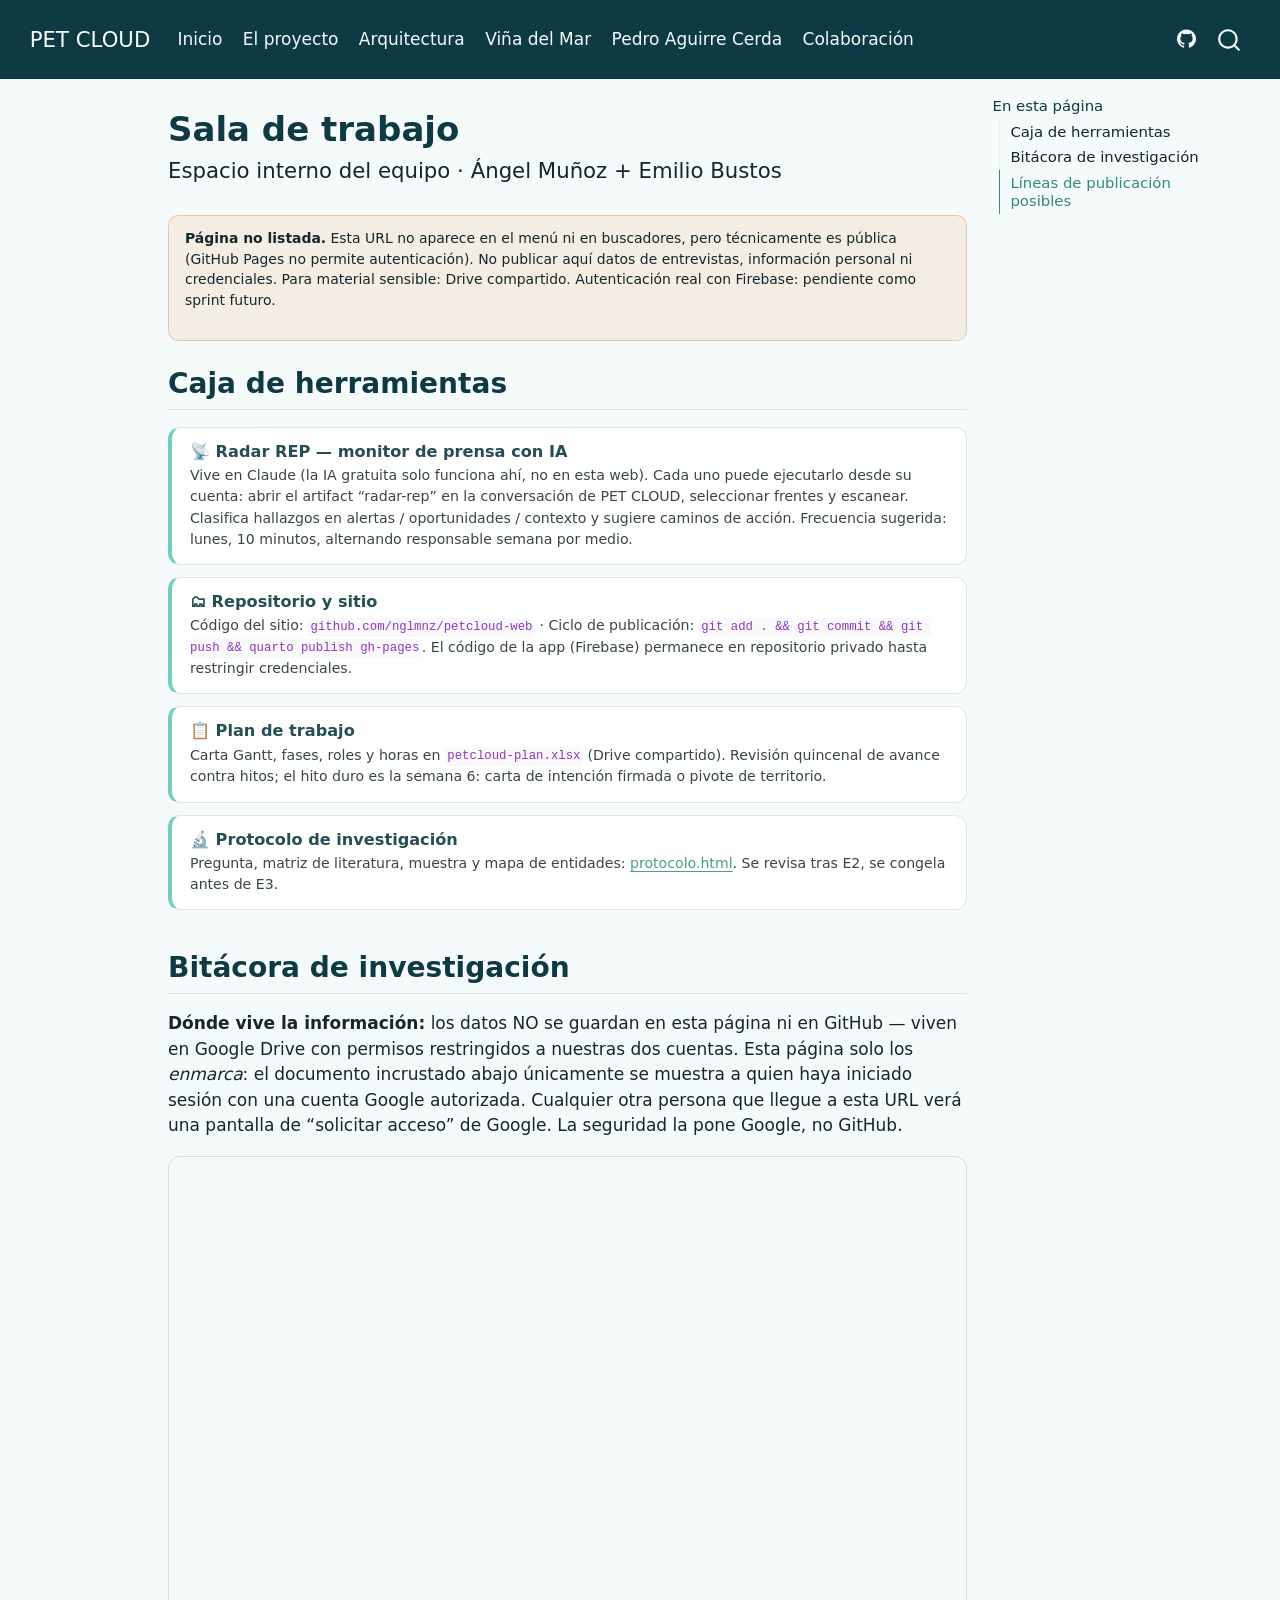
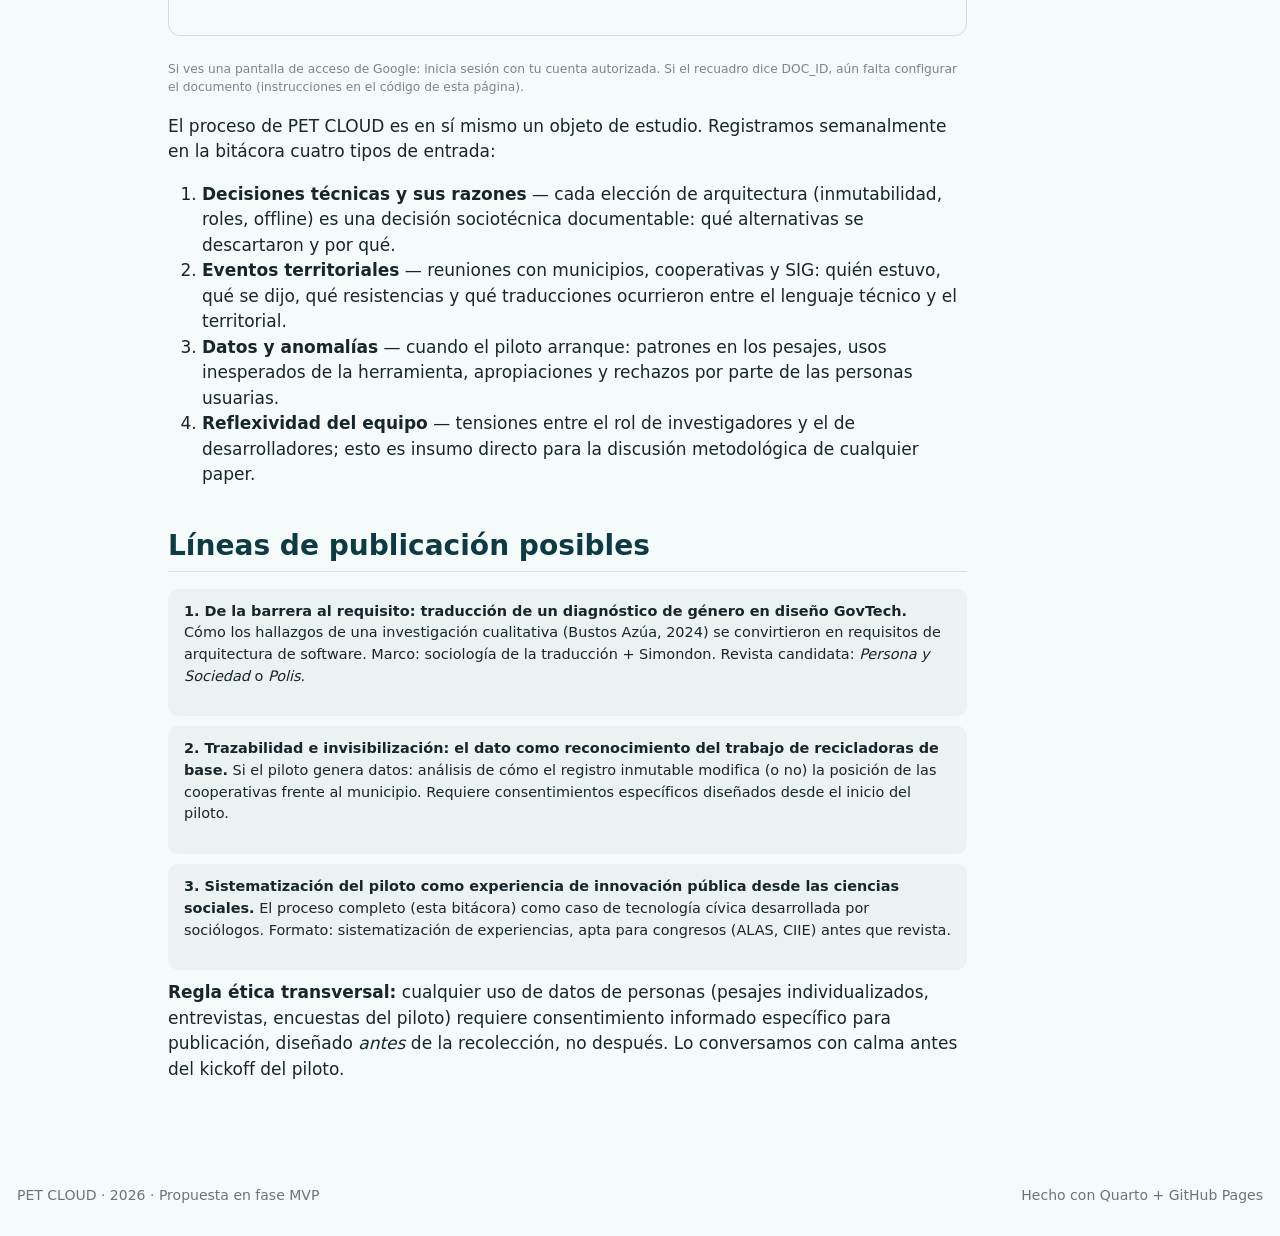
<file: sala.html>
<!DOCTYPE html>
<html xmlns="http://www.w3.org/1999/xhtml" lang="es" xml:lang="es"><head>

<meta charset="utf-8">
<meta name="generator" content="quarto-1.5.57">

<meta name="viewport" content="width=device-width, initial-scale=1.0, user-scalable=yes">


<title>Sala de trabajo – PET CLOUD</title>
<style>
code{white-space: pre-wrap;}
span.smallcaps{font-variant: small-caps;}
div.columns{display: flex; gap: min(4vw, 1.5em);}
div.column{flex: auto; overflow-x: auto;}
div.hanging-indent{margin-left: 1.5em; text-indent: -1.5em;}
ul.task-list{list-style: none;}
ul.task-list li input[type="checkbox"] {
  width: 0.8em;
  margin: 0 0.8em 0.2em -1em; /* quarto-specific, see https://github.com/quarto-dev/quarto-cli/issues/4556 */ 
  vertical-align: middle;
}
</style>


<script src="site_libs/quarto-nav/quarto-nav.js"></script>
<script src="site_libs/quarto-nav/headroom.min.js"></script>
<script src="site_libs/clipboard/clipboard.min.js"></script>
<script src="site_libs/quarto-search/autocomplete.umd.js"></script>
<script src="site_libs/quarto-search/fuse.min.js"></script>
<script src="site_libs/quarto-search/quarto-search.js"></script>
<meta name="quarto:offset" content="./">
<script src="site_libs/quarto-html/quarto.js"></script>
<script src="site_libs/quarto-html/popper.min.js"></script>
<script src="site_libs/quarto-html/tippy.umd.min.js"></script>
<script src="site_libs/quarto-html/anchor.min.js"></script>
<link href="site_libs/quarto-html/tippy.css" rel="stylesheet">
<link href="site_libs/quarto-html/quarto-syntax-highlighting.css" rel="stylesheet" id="quarto-text-highlighting-styles">
<script src="site_libs/bootstrap/bootstrap.min.js"></script>
<link href="site_libs/bootstrap/bootstrap-icons.css" rel="stylesheet">
<link href="site_libs/bootstrap/bootstrap.min.css" rel="stylesheet" id="quarto-bootstrap" data-mode="light">
<script id="quarto-search-options" type="application/json">{
  "location": "navbar",
  "copy-button": false,
  "collapse-after": 3,
  "panel-placement": "end",
  "type": "overlay",
  "limit": 50,
  "keyboard-shortcut": [
    "f",
    "/",
    "s"
  ],
  "show-item-context": false,
  "language": {
    "search-no-results-text": "Sin resultados",
    "search-matching-documents-text": "documentos encontrados",
    "search-copy-link-title": "Copiar el enlace en la búsqueda",
    "search-hide-matches-text": "Ocultar resultados adicionales",
    "search-more-match-text": "resultado adicional en este documento",
    "search-more-matches-text": "resultados adicionales en este documento",
    "search-clear-button-title": "Borrar",
    "search-text-placeholder": "",
    "search-detached-cancel-button-title": "Cancelar",
    "search-submit-button-title": "Enviar",
    "search-label": "Buscar"
  }
}</script>


</head>

<body class="nav-fixed">

<div id="quarto-search-results"></div>
  <header id="quarto-header" class="headroom fixed-top">
    <nav class="navbar navbar-expand-lg " data-bs-theme="dark">
      <div class="navbar-container container-fluid">
      <div class="navbar-brand-container mx-auto">
    <a class="navbar-brand" href="./index.html">
    <span class="navbar-title">PET CLOUD</span>
    </a>
  </div>
            <div id="quarto-search" class="" title="Buscar"></div>
          <button class="navbar-toggler" type="button" data-bs-toggle="collapse" data-bs-target="#navbarCollapse" aria-controls="navbarCollapse" role="menu" aria-expanded="false" aria-label="Navegación de palanca" onclick="if (window.quartoToggleHeadroom) { window.quartoToggleHeadroom(); }">
  <span class="navbar-toggler-icon"></span>
</button>
          <div class="collapse navbar-collapse" id="navbarCollapse">
            <ul class="navbar-nav navbar-nav-scroll me-auto">
  <li class="nav-item">
    <a class="nav-link" href="./index.html"> 
<span class="menu-text">Inicio</span></a>
  </li>  
  <li class="nav-item">
    <a class="nav-link" href="./proyecto.html"> 
<span class="menu-text">El proyecto</span></a>
  </li>  
  <li class="nav-item">
    <a class="nav-link" href="./arquitectura.html"> 
<span class="menu-text">Arquitectura</span></a>
  </li>  
  <li class="nav-item">
    <a class="nav-link" href="./vina.html"> 
<span class="menu-text">Viña del Mar</span></a>
  </li>  
  <li class="nav-item">
    <a class="nav-link" href="./pac.html"> 
<span class="menu-text">Pedro Aguirre Cerda</span></a>
  </li>  
  <li class="nav-item">
    <a class="nav-link" href="./colaboracion.html"> 
<span class="menu-text">Colaboración</span></a>
  </li>  
</ul>
            <ul class="navbar-nav navbar-nav-scroll ms-auto">
  <li class="nav-item compact">
    <a class="nav-link" href="https://github.com/nglmnz/petcloud"> <i class="bi bi-github" role="img">
</i> 
<span class="menu-text"></span></a>
  </li>  
</ul>
          </div> <!-- /navcollapse -->
            <div class="quarto-navbar-tools">
</div>
      </div> <!-- /container-fluid -->
    </nav>
</header>
<!-- content -->
<div id="quarto-content" class="quarto-container page-columns page-rows-contents page-layout-article page-navbar">
<!-- sidebar -->
<!-- margin-sidebar -->
    <div id="quarto-margin-sidebar" class="sidebar margin-sidebar">
        <nav id="TOC" role="doc-toc" class="toc-active">
    <h2 id="toc-title">En esta página</h2>
   
  <ul>
  <li><a href="#caja-de-herramientas" id="toc-caja-de-herramientas" class="nav-link active" data-scroll-target="#caja-de-herramientas">Caja de herramientas</a></li>
  <li><a href="#bitácora-de-investigación" id="toc-bitácora-de-investigación" class="nav-link" data-scroll-target="#bitácora-de-investigación">Bitácora de investigación</a></li>
  <li><a href="#líneas-de-publicación-posibles" id="toc-líneas-de-publicación-posibles" class="nav-link" data-scroll-target="#líneas-de-publicación-posibles">Líneas de publicación posibles</a></li>
  </ul>
</nav>
    </div>
<!-- main -->
<main class="content" id="quarto-document-content">

<header id="title-block-header" class="quarto-title-block default">
<div class="quarto-title">
<h1 class="title">Sala de trabajo</h1>
<p class="subtitle lead">Espacio interno del equipo · Ángel Muñoz + Emilio Bustos</p>
</div>



<div class="quarto-title-meta">

    
  
    
  </div>
  


</header>


<meta name="robots" content="noindex, nofollow">
<style>
  .aviso{background:rgba(224,122,47,.1);border:1px solid rgba(224,122,47,.35);border-radius:10px;padding:12px 16px;font-size:.82rem;margin-bottom:1.5rem}
  .herr{background:#fff;border:1px solid rgba(14,59,67,.12);border-left:4px solid #6FCFC3;border-radius:12px;padding:14px 18px;margin-bottom:12px}
  .herr h4{margin:0 0 4px;font-size:.95rem;color:#0E3B43}
  .herr p{font-size:.83rem;opacity:.85;margin:0}
  .paper{background:rgba(14,59,67,.04);border-radius:10px;padding:12px 16px;margin-bottom:10px;font-size:.85rem}
  .paper b{color:#0E3B43}
</style>
<div class="aviso">
<p><strong>Página no listada.</strong> Esta URL no aparece en el menú ni en buscadores, pero técnicamente es pública (GitHub Pages no permite autenticación). No publicar aquí datos de entrevistas, información personal ni credenciales. Para material sensible: Drive compartido. Autenticación real con Firebase: pendiente como sprint futuro.</p>
</div>
<section id="caja-de-herramientas" class="level2">
<h2 class="anchored" data-anchor-id="caja-de-herramientas">Caja de herramientas</h2>
<section id="radar-rep-monitor-de-prensa-con-ia" class="level4 herr">
<h4 class="anchored" data-anchor-id="radar-rep-monitor-de-prensa-con-ia">📡 Radar REP — monitor de prensa con IA</h4>
<p>Vive en Claude (la IA gratuita solo funciona ahí, no en esta web). Cada uno puede ejecutarlo desde su cuenta: abrir el artifact “radar-rep” en la conversación de PET CLOUD, seleccionar frentes y escanear. Clasifica hallazgos en alertas / oportunidades / contexto y sugiere caminos de acción. Frecuencia sugerida: lunes, 10 minutos, alternando responsable semana por medio.</p>
</section>
<section id="repositorio-y-sitio" class="level4 herr">
<h4 class="anchored" data-anchor-id="repositorio-y-sitio">🗂 Repositorio y sitio</h4>
<p>Código del sitio: <code>github.com/nglmnz/petcloud-web</code> · Ciclo de publicación: <code>git add . &amp;&amp; git commit &amp;&amp; git push &amp;&amp; quarto publish gh-pages</code>. El código de la app (Firebase) permanece en repositorio privado hasta restringir credenciales.</p>
</section>
<section id="plan-de-trabajo" class="level4 herr">
<h4 class="anchored" data-anchor-id="plan-de-trabajo">📋 Plan de trabajo</h4>
<p>Carta Gantt, fases, roles y horas en <code>petcloud-plan.xlsx</code> (Drive compartido). Revisión quincenal de avance contra hitos; el hito duro es la semana 6: carta de intención firmada o pivote de territorio.</p>
</section>
<section id="protocolo-de-investigación" class="level4 herr">
<h4 class="anchored" data-anchor-id="protocolo-de-investigación">🔬 Protocolo de investigación</h4>
<p>Pregunta, matriz de literatura, muestra y mapa de entidades: <a href="protocolo.html">protocolo.html</a>. Se revisa tras E2, se congela antes de E3.</p>
</section>
</section>
<section id="bitácora-de-investigación" class="level2">
<h2 class="anchored" data-anchor-id="bitácora-de-investigación">Bitácora de investigación</h2>
<p><strong>Dónde vive la información:</strong> los datos NO se guardan en esta página ni en GitHub — viven en Google Drive con permisos restringidos a nuestras dos cuentas. Esta página solo los <em>enmarca</em>: el documento incrustado abajo únicamente se muestra a quien haya iniciado sesión con una cuenta Google autorizada. Cualquier otra persona que llegue a esta URL verá una pantalla de “solicitar acceso” de Google. La seguridad la pone Google, no GitHub.</p>
<!-- INSTRUCCIONES DE ACTIVACIÓN (borrar este comentario después):
1. Crear un Google Doc "Bitácora PET CLOUD" en el Drive compartido
2. Compartir → Restringido → agregar solo el correo de Emilio
3. Archivo → Compartir → Publicar NO. Usar la URL normal del doc y reemplazar
   DOC_ID abajo por el ID que aparece en la URL del documento
   (docs.google.com/document/d/ESTE-ES-EL-ID/edit)
-->
<iframe src="https://docs.google.com/document/d/DOC_ID/preview" width="100%" height="480" style="border:1px solid rgba(14,59,67,.15);border-radius:12px;">
</iframe>
<p style="font-size:.72rem;opacity:.55">Si ves una pantalla de acceso de Google: inicia sesión con tu cuenta autorizada. Si el recuadro dice DOC_ID, aún falta configurar el documento (instrucciones en el código de esta página).</p>
<p>El proceso de PET CLOUD es en sí mismo un objeto de estudio. Registramos semanalmente en la bitácora cuatro tipos de entrada:</p>
<ol type="1">
<li><strong>Decisiones técnicas y sus razones</strong> — cada elección de arquitectura (inmutabilidad, roles, offline) es una decisión sociotécnica documentable: qué alternativas se descartaron y por qué.</li>
<li><strong>Eventos territoriales</strong> — reuniones con municipios, cooperativas y SIG: quién estuvo, qué se dijo, qué resistencias y qué traducciones ocurrieron entre el lenguaje técnico y el territorial.</li>
<li><strong>Datos y anomalías</strong> — cuando el piloto arranque: patrones en los pesajes, usos inesperados de la herramienta, apropiaciones y rechazos por parte de las personas usuarias.</li>
<li><strong>Reflexividad del equipo</strong> — tensiones entre el rol de investigadores y el de desarrolladores; esto es insumo directo para la discusión metodológica de cualquier paper.</li>
</ol>
</section>
<section id="líneas-de-publicación-posibles" class="level2">
<h2 class="anchored" data-anchor-id="líneas-de-publicación-posibles">Líneas de publicación posibles</h2>
<div class="paper">
<p><strong>1. De la barrera al requisito: traducción de un diagnóstico de género en diseño GovTech.</strong> Cómo los hallazgos de una investigación cualitativa (Bustos Azúa, 2024) se convirtieron en requisitos de arquitectura de software. Marco: sociología de la traducción + Simondon. Revista candidata: <em>Persona y Sociedad</em> o <em>Polis</em>.</p>
</div>
<div class="paper">
<p><strong>2. Trazabilidad e invisibilización: el dato como reconocimiento del trabajo de recicladoras de base.</strong> Si el piloto genera datos: análisis de cómo el registro inmutable modifica (o no) la posición de las cooperativas frente al municipio. Requiere consentimientos específicos diseñados desde el inicio del piloto.</p>
</div>
<div class="paper">
<p><strong>3. Sistematización del piloto como experiencia de innovación pública desde las ciencias sociales.</strong> El proceso completo (esta bitácora) como caso de tecnología cívica desarrollada por sociólogos. Formato: sistematización de experiencias, apta para congresos (ALAS, CIIE) antes que revista.</p>
</div>
<p><strong>Regla ética transversal:</strong> cualquier uso de datos de personas (pesajes individualizados, entrevistas, encuestas del piloto) requiere consentimiento informado específico para publicación, diseñado <em>antes</em> de la recolección, no después. Lo conversamos con calma antes del kickoff del piloto.</p>


</section>

</main> <!-- /main -->
<script id="quarto-html-after-body" type="application/javascript">
window.document.addEventListener("DOMContentLoaded", function (event) {
  const toggleBodyColorMode = (bsSheetEl) => {
    const mode = bsSheetEl.getAttribute("data-mode");
    const bodyEl = window.document.querySelector("body");
    if (mode === "dark") {
      bodyEl.classList.add("quarto-dark");
      bodyEl.classList.remove("quarto-light");
    } else {
      bodyEl.classList.add("quarto-light");
      bodyEl.classList.remove("quarto-dark");
    }
  }
  const toggleBodyColorPrimary = () => {
    const bsSheetEl = window.document.querySelector("link#quarto-bootstrap");
    if (bsSheetEl) {
      toggleBodyColorMode(bsSheetEl);
    }
  }
  toggleBodyColorPrimary();  
  const icon = "";
  const anchorJS = new window.AnchorJS();
  anchorJS.options = {
    placement: 'right',
    icon: icon
  };
  anchorJS.add('.anchored');
  const isCodeAnnotation = (el) => {
    for (const clz of el.classList) {
      if (clz.startsWith('code-annotation-')) {                     
        return true;
      }
    }
    return false;
  }
  const onCopySuccess = function(e) {
    // button target
    const button = e.trigger;
    // don't keep focus
    button.blur();
    // flash "checked"
    button.classList.add('code-copy-button-checked');
    var currentTitle = button.getAttribute("title");
    button.setAttribute("title", "Copiado");
    let tooltip;
    if (window.bootstrap) {
      button.setAttribute("data-bs-toggle", "tooltip");
      button.setAttribute("data-bs-placement", "left");
      button.setAttribute("data-bs-title", "Copiado");
      tooltip = new bootstrap.Tooltip(button, 
        { trigger: "manual", 
          customClass: "code-copy-button-tooltip",
          offset: [0, -8]});
      tooltip.show();    
    }
    setTimeout(function() {
      if (tooltip) {
        tooltip.hide();
        button.removeAttribute("data-bs-title");
        button.removeAttribute("data-bs-toggle");
        button.removeAttribute("data-bs-placement");
      }
      button.setAttribute("title", currentTitle);
      button.classList.remove('code-copy-button-checked');
    }, 1000);
    // clear code selection
    e.clearSelection();
  }
  const getTextToCopy = function(trigger) {
      const codeEl = trigger.previousElementSibling.cloneNode(true);
      for (const childEl of codeEl.children) {
        if (isCodeAnnotation(childEl)) {
          childEl.remove();
        }
      }
      return codeEl.innerText;
  }
  const clipboard = new window.ClipboardJS('.code-copy-button:not([data-in-quarto-modal])', {
    text: getTextToCopy
  });
  clipboard.on('success', onCopySuccess);
  if (window.document.getElementById('quarto-embedded-source-code-modal')) {
    // For code content inside modals, clipBoardJS needs to be initialized with a container option
    // TODO: Check when it could be a function (https://github.com/zenorocha/clipboard.js/issues/860)
    const clipboardModal = new window.ClipboardJS('.code-copy-button[data-in-quarto-modal]', {
      text: getTextToCopy,
      container: window.document.getElementById('quarto-embedded-source-code-modal')
    });
    clipboardModal.on('success', onCopySuccess);
  }
    var localhostRegex = new RegExp(/^(?:http|https):\/\/localhost\:?[0-9]*\//);
    var mailtoRegex = new RegExp(/^mailto:/);
      var filterRegex = new RegExp("https:\/\/nglmnz\.github\.io\/petcloud");
    var isInternal = (href) => {
        return filterRegex.test(href) || localhostRegex.test(href) || mailtoRegex.test(href);
    }
    // Inspect non-navigation links and adorn them if external
 	var links = window.document.querySelectorAll('a[href]:not(.nav-link):not(.navbar-brand):not(.toc-action):not(.sidebar-link):not(.sidebar-item-toggle):not(.pagination-link):not(.no-external):not([aria-hidden]):not(.dropdown-item):not(.quarto-navigation-tool):not(.about-link)');
    for (var i=0; i<links.length; i++) {
      const link = links[i];
      if (!isInternal(link.href)) {
        // undo the damage that might have been done by quarto-nav.js in the case of
        // links that we want to consider external
        if (link.dataset.originalHref !== undefined) {
          link.href = link.dataset.originalHref;
        }
      }
    }
  function tippyHover(el, contentFn, onTriggerFn, onUntriggerFn) {
    const config = {
      allowHTML: true,
      maxWidth: 500,
      delay: 100,
      arrow: false,
      appendTo: function(el) {
          return el.parentElement;
      },
      interactive: true,
      interactiveBorder: 10,
      theme: 'quarto',
      placement: 'bottom-start',
    };
    if (contentFn) {
      config.content = contentFn;
    }
    if (onTriggerFn) {
      config.onTrigger = onTriggerFn;
    }
    if (onUntriggerFn) {
      config.onUntrigger = onUntriggerFn;
    }
    window.tippy(el, config); 
  }
  const noterefs = window.document.querySelectorAll('a[role="doc-noteref"]');
  for (var i=0; i<noterefs.length; i++) {
    const ref = noterefs[i];
    tippyHover(ref, function() {
      // use id or data attribute instead here
      let href = ref.getAttribute('data-footnote-href') || ref.getAttribute('href');
      try { href = new URL(href).hash; } catch {}
      const id = href.replace(/^#\/?/, "");
      const note = window.document.getElementById(id);
      if (note) {
        return note.innerHTML;
      } else {
        return "";
      }
    });
  }
  const xrefs = window.document.querySelectorAll('a.quarto-xref');
  const processXRef = (id, note) => {
    // Strip column container classes
    const stripColumnClz = (el) => {
      el.classList.remove("page-full", "page-columns");
      if (el.children) {
        for (const child of el.children) {
          stripColumnClz(child);
        }
      }
    }
    stripColumnClz(note)
    if (id === null || id.startsWith('sec-')) {
      // Special case sections, only their first couple elements
      const container = document.createElement("div");
      if (note.children && note.children.length > 2) {
        container.appendChild(note.children[0].cloneNode(true));
        for (let i = 1; i < note.children.length; i++) {
          const child = note.children[i];
          if (child.tagName === "P" && child.innerText === "") {
            continue;
          } else {
            container.appendChild(child.cloneNode(true));
            break;
          }
        }
        if (window.Quarto?.typesetMath) {
          window.Quarto.typesetMath(container);
        }
        return container.innerHTML
      } else {
        if (window.Quarto?.typesetMath) {
          window.Quarto.typesetMath(note);
        }
        return note.innerHTML;
      }
    } else {
      // Remove any anchor links if they are present
      const anchorLink = note.querySelector('a.anchorjs-link');
      if (anchorLink) {
        anchorLink.remove();
      }
      if (window.Quarto?.typesetMath) {
        window.Quarto.typesetMath(note);
      }
      // TODO in 1.5, we should make sure this works without a callout special case
      if (note.classList.contains("callout")) {
        return note.outerHTML;
      } else {
        return note.innerHTML;
      }
    }
  }
  for (var i=0; i<xrefs.length; i++) {
    const xref = xrefs[i];
    tippyHover(xref, undefined, function(instance) {
      instance.disable();
      let url = xref.getAttribute('href');
      let hash = undefined; 
      if (url.startsWith('#')) {
        hash = url;
      } else {
        try { hash = new URL(url).hash; } catch {}
      }
      if (hash) {
        const id = hash.replace(/^#\/?/, "");
        const note = window.document.getElementById(id);
        if (note !== null) {
          try {
            const html = processXRef(id, note.cloneNode(true));
            instance.setContent(html);
          } finally {
            instance.enable();
            instance.show();
          }
        } else {
          // See if we can fetch this
          fetch(url.split('#')[0])
          .then(res => res.text())
          .then(html => {
            const parser = new DOMParser();
            const htmlDoc = parser.parseFromString(html, "text/html");
            const note = htmlDoc.getElementById(id);
            if (note !== null) {
              const html = processXRef(id, note);
              instance.setContent(html);
            } 
          }).finally(() => {
            instance.enable();
            instance.show();
          });
        }
      } else {
        // See if we can fetch a full url (with no hash to target)
        // This is a special case and we should probably do some content thinning / targeting
        fetch(url)
        .then(res => res.text())
        .then(html => {
          const parser = new DOMParser();
          const htmlDoc = parser.parseFromString(html, "text/html");
          const note = htmlDoc.querySelector('main.content');
          if (note !== null) {
            // This should only happen for chapter cross references
            // (since there is no id in the URL)
            // remove the first header
            if (note.children.length > 0 && note.children[0].tagName === "HEADER") {
              note.children[0].remove();
            }
            const html = processXRef(null, note);
            instance.setContent(html);
          } 
        }).finally(() => {
          instance.enable();
          instance.show();
        });
      }
    }, function(instance) {
    });
  }
      let selectedAnnoteEl;
      const selectorForAnnotation = ( cell, annotation) => {
        let cellAttr = 'data-code-cell="' + cell + '"';
        let lineAttr = 'data-code-annotation="' +  annotation + '"';
        const selector = 'span[' + cellAttr + '][' + lineAttr + ']';
        return selector;
      }
      const selectCodeLines = (annoteEl) => {
        const doc = window.document;
        const targetCell = annoteEl.getAttribute("data-target-cell");
        const targetAnnotation = annoteEl.getAttribute("data-target-annotation");
        const annoteSpan = window.document.querySelector(selectorForAnnotation(targetCell, targetAnnotation));
        const lines = annoteSpan.getAttribute("data-code-lines").split(",");
        const lineIds = lines.map((line) => {
          return targetCell + "-" + line;
        })
        let top = null;
        let height = null;
        let parent = null;
        if (lineIds.length > 0) {
            //compute the position of the single el (top and bottom and make a div)
            const el = window.document.getElementById(lineIds[0]);
            top = el.offsetTop;
            height = el.offsetHeight;
            parent = el.parentElement.parentElement;
          if (lineIds.length > 1) {
            const lastEl = window.document.getElementById(lineIds[lineIds.length - 1]);
            const bottom = lastEl.offsetTop + lastEl.offsetHeight;
            height = bottom - top;
          }
          if (top !== null && height !== null && parent !== null) {
            // cook up a div (if necessary) and position it 
            let div = window.document.getElementById("code-annotation-line-highlight");
            if (div === null) {
              div = window.document.createElement("div");
              div.setAttribute("id", "code-annotation-line-highlight");
              div.style.position = 'absolute';
              parent.appendChild(div);
            }
            div.style.top = top - 2 + "px";
            div.style.height = height + 4 + "px";
            div.style.left = 0;
            let gutterDiv = window.document.getElementById("code-annotation-line-highlight-gutter");
            if (gutterDiv === null) {
              gutterDiv = window.document.createElement("div");
              gutterDiv.setAttribute("id", "code-annotation-line-highlight-gutter");
              gutterDiv.style.position = 'absolute';
              const codeCell = window.document.getElementById(targetCell);
              const gutter = codeCell.querySelector('.code-annotation-gutter');
              gutter.appendChild(gutterDiv);
            }
            gutterDiv.style.top = top - 2 + "px";
            gutterDiv.style.height = height + 4 + "px";
          }
          selectedAnnoteEl = annoteEl;
        }
      };
      const unselectCodeLines = () => {
        const elementsIds = ["code-annotation-line-highlight", "code-annotation-line-highlight-gutter"];
        elementsIds.forEach((elId) => {
          const div = window.document.getElementById(elId);
          if (div) {
            div.remove();
          }
        });
        selectedAnnoteEl = undefined;
      };
        // Handle positioning of the toggle
    window.addEventListener(
      "resize",
      throttle(() => {
        elRect = undefined;
        if (selectedAnnoteEl) {
          selectCodeLines(selectedAnnoteEl);
        }
      }, 10)
    );
    function throttle(fn, ms) {
    let throttle = false;
    let timer;
      return (...args) => {
        if(!throttle) { // first call gets through
            fn.apply(this, args);
            throttle = true;
        } else { // all the others get throttled
            if(timer) clearTimeout(timer); // cancel #2
            timer = setTimeout(() => {
              fn.apply(this, args);
              timer = throttle = false;
            }, ms);
        }
      };
    }
      // Attach click handler to the DT
      const annoteDls = window.document.querySelectorAll('dt[data-target-cell]');
      for (const annoteDlNode of annoteDls) {
        annoteDlNode.addEventListener('click', (event) => {
          const clickedEl = event.target;
          if (clickedEl !== selectedAnnoteEl) {
            unselectCodeLines();
            const activeEl = window.document.querySelector('dt[data-target-cell].code-annotation-active');
            if (activeEl) {
              activeEl.classList.remove('code-annotation-active');
            }
            selectCodeLines(clickedEl);
            clickedEl.classList.add('code-annotation-active');
          } else {
            // Unselect the line
            unselectCodeLines();
            clickedEl.classList.remove('code-annotation-active');
          }
        });
      }
  const findCites = (el) => {
    const parentEl = el.parentElement;
    if (parentEl) {
      const cites = parentEl.dataset.cites;
      if (cites) {
        return {
          el,
          cites: cites.split(' ')
        };
      } else {
        return findCites(el.parentElement)
      }
    } else {
      return undefined;
    }
  };
  var bibliorefs = window.document.querySelectorAll('a[role="doc-biblioref"]');
  for (var i=0; i<bibliorefs.length; i++) {
    const ref = bibliorefs[i];
    const citeInfo = findCites(ref);
    if (citeInfo) {
      tippyHover(citeInfo.el, function() {
        var popup = window.document.createElement('div');
        citeInfo.cites.forEach(function(cite) {
          var citeDiv = window.document.createElement('div');
          citeDiv.classList.add('hanging-indent');
          citeDiv.classList.add('csl-entry');
          var biblioDiv = window.document.getElementById('ref-' + cite);
          if (biblioDiv) {
            citeDiv.innerHTML = biblioDiv.innerHTML;
          }
          popup.appendChild(citeDiv);
        });
        return popup.innerHTML;
      });
    }
  }
});
</script>
</div> <!-- /content -->
<footer class="footer">
  <div class="nav-footer">
    <div class="nav-footer-left">
<p>PET CLOUD · 2026 · Propuesta en fase MVP</p>
</div>   
    <div class="nav-footer-center">
      &nbsp;
    </div>
    <div class="nav-footer-right">
<p>Hecho con Quarto + GitHub Pages</p>
</div>
  </div>
</footer>




</body></html>
</file>
<file: site_libs/quarto-html/tippy.css>
.tippy-box[data-animation=fade][data-state=hidden]{opacity:0}[data-tippy-root]{max-width:calc(100vw - 10px)}.tippy-box{position:relative;background-color:#333;color:#fff;border-radius:4px;font-size:14px;line-height:1.4;white-space:normal;outline:0;transition-property:transform,visibility,opacity}.tippy-box[data-placement^=top]>.tippy-arrow{bottom:0}.tippy-box[data-placement^=top]>.tippy-arrow:before{bottom:-7px;left:0;border-width:8px 8px 0;border-top-color:initial;transform-origin:center top}.tippy-box[data-placement^=bottom]>.tippy-arrow{top:0}.tippy-box[data-placement^=bottom]>.tippy-arrow:before{top:-7px;left:0;border-width:0 8px 8px;border-bottom-color:initial;transform-origin:center bottom}.tippy-box[data-placement^=left]>.tippy-arrow{right:0}.tippy-box[data-placement^=left]>.tippy-arrow:before{border-width:8px 0 8px 8px;border-left-color:initial;right:-7px;transform-origin:center left}.tippy-box[data-placement^=right]>.tippy-arrow{left:0}.tippy-box[data-placement^=right]>.tippy-arrow:before{left:-7px;border-width:8px 8px 8px 0;border-right-color:initial;transform-origin:center right}.tippy-box[data-inertia][data-state=visible]{transition-timing-function:cubic-bezier(.54,1.5,.38,1.11)}.tippy-arrow{width:16px;height:16px;color:#333}.tippy-arrow:before{content:"";position:absolute;border-color:transparent;border-style:solid}.tippy-content{position:relative;padding:5px 9px;z-index:1}
</file>
<file: site_libs/quarto-html/quarto-syntax-highlighting.css>
/* quarto syntax highlight colors */
:root {
  --quarto-hl-ot-color: #003B4F;
  --quarto-hl-at-color: #657422;
  --quarto-hl-ss-color: #20794D;
  --quarto-hl-an-color: #5E5E5E;
  --quarto-hl-fu-color: #4758AB;
  --quarto-hl-st-color: #20794D;
  --quarto-hl-cf-color: #003B4F;
  --quarto-hl-op-color: #5E5E5E;
  --quarto-hl-er-color: #AD0000;
  --quarto-hl-bn-color: #AD0000;
  --quarto-hl-al-color: #AD0000;
  --quarto-hl-va-color: #111111;
  --quarto-hl-bu-color: inherit;
  --quarto-hl-ex-color: inherit;
  --quarto-hl-pp-color: #AD0000;
  --quarto-hl-in-color: #5E5E5E;
  --quarto-hl-vs-color: #20794D;
  --quarto-hl-wa-color: #5E5E5E;
  --quarto-hl-do-color: #5E5E5E;
  --quarto-hl-im-color: #00769E;
  --quarto-hl-ch-color: #20794D;
  --quarto-hl-dt-color: #AD0000;
  --quarto-hl-fl-color: #AD0000;
  --quarto-hl-co-color: #5E5E5E;
  --quarto-hl-cv-color: #5E5E5E;
  --quarto-hl-cn-color: #8f5902;
  --quarto-hl-sc-color: #5E5E5E;
  --quarto-hl-dv-color: #AD0000;
  --quarto-hl-kw-color: #003B4F;
}

/* other quarto variables */
:root {
  --quarto-font-monospace: SFMono-Regular, Menlo, Monaco, Consolas, "Liberation Mono", "Courier New", monospace;
}

pre > code.sourceCode > span {
  color: #003B4F;
}

code span {
  color: #003B4F;
}

code.sourceCode > span {
  color: #003B4F;
}

div.sourceCode,
div.sourceCode pre.sourceCode {
  color: #003B4F;
}

code span.ot {
  color: #003B4F;
  font-style: inherit;
}

code span.at {
  color: #657422;
  font-style: inherit;
}

code span.ss {
  color: #20794D;
  font-style: inherit;
}

code span.an {
  color: #5E5E5E;
  font-style: inherit;
}

code span.fu {
  color: #4758AB;
  font-style: inherit;
}

code span.st {
  color: #20794D;
  font-style: inherit;
}

code span.cf {
  color: #003B4F;
  font-weight: bold;
  font-style: inherit;
}

code span.op {
  color: #5E5E5E;
  font-style: inherit;
}

code span.er {
  color: #AD0000;
  font-style: inherit;
}

code span.bn {
  color: #AD0000;
  font-style: inherit;
}

code span.al {
  color: #AD0000;
  font-style: inherit;
}

code span.va {
  color: #111111;
  font-style: inherit;
}

code span.bu {
  font-style: inherit;
}

code span.ex {
  font-style: inherit;
}

code span.pp {
  color: #AD0000;
  font-style: inherit;
}

code span.in {
  color: #5E5E5E;
  font-style: inherit;
}

code span.vs {
  color: #20794D;
  font-style: inherit;
}

code span.wa {
  color: #5E5E5E;
  font-style: italic;
}

code span.do {
  color: #5E5E5E;
  font-style: italic;
}

code span.im {
  color: #00769E;
  font-style: inherit;
}

code span.ch {
  color: #20794D;
  font-style: inherit;
}

code span.dt {
  color: #AD0000;
  font-style: inherit;
}

code span.fl {
  color: #AD0000;
  font-style: inherit;
}

code span.co {
  color: #5E5E5E;
  font-style: inherit;
}

code span.cv {
  color: #5E5E5E;
  font-style: italic;
}

code span.cn {
  color: #8f5902;
  font-style: inherit;
}

code span.sc {
  color: #5E5E5E;
  font-style: inherit;
}

code span.dv {
  color: #AD0000;
  font-style: inherit;
}

code span.kw {
  color: #003B4F;
  font-weight: bold;
  font-style: inherit;
}

.prevent-inlining {
  content: "</";
}

/*# sourceMappingURL=debc5d5d77c3f9108843748ff7464032.css.map */
</file>
